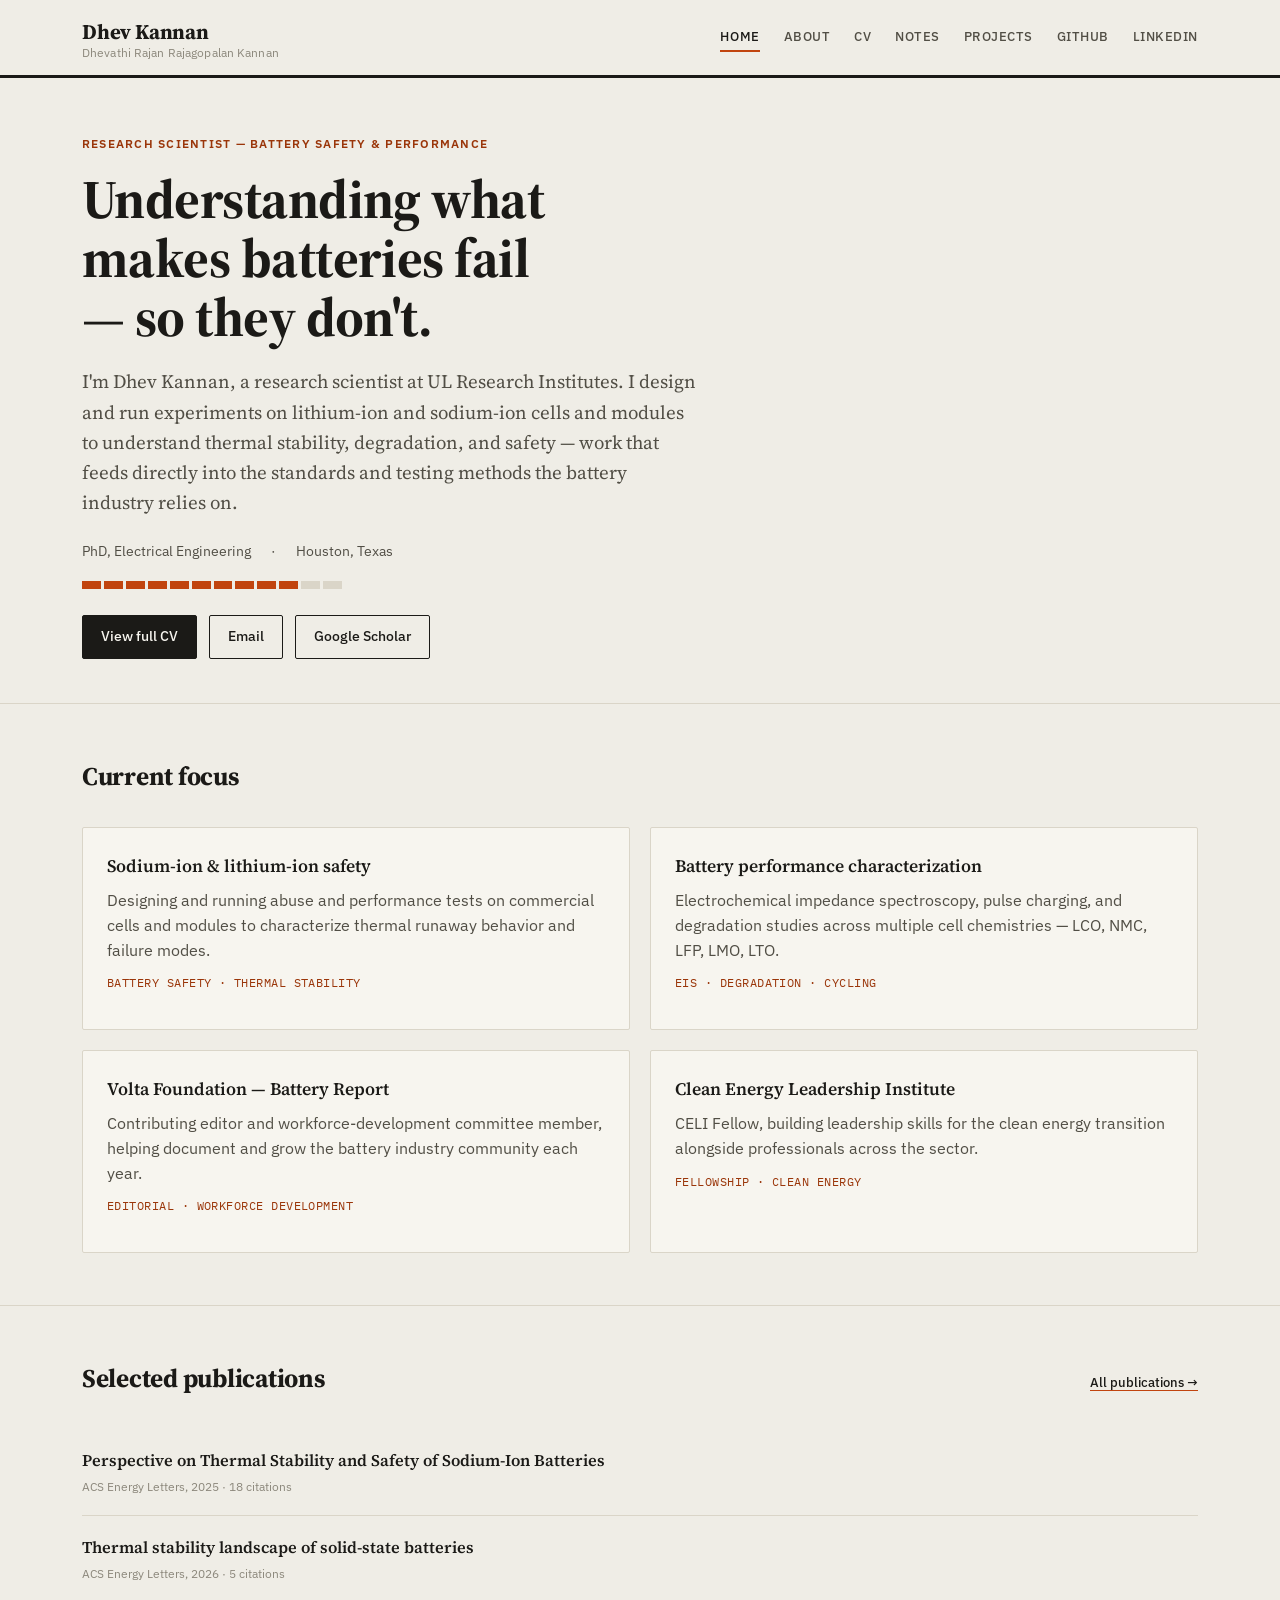
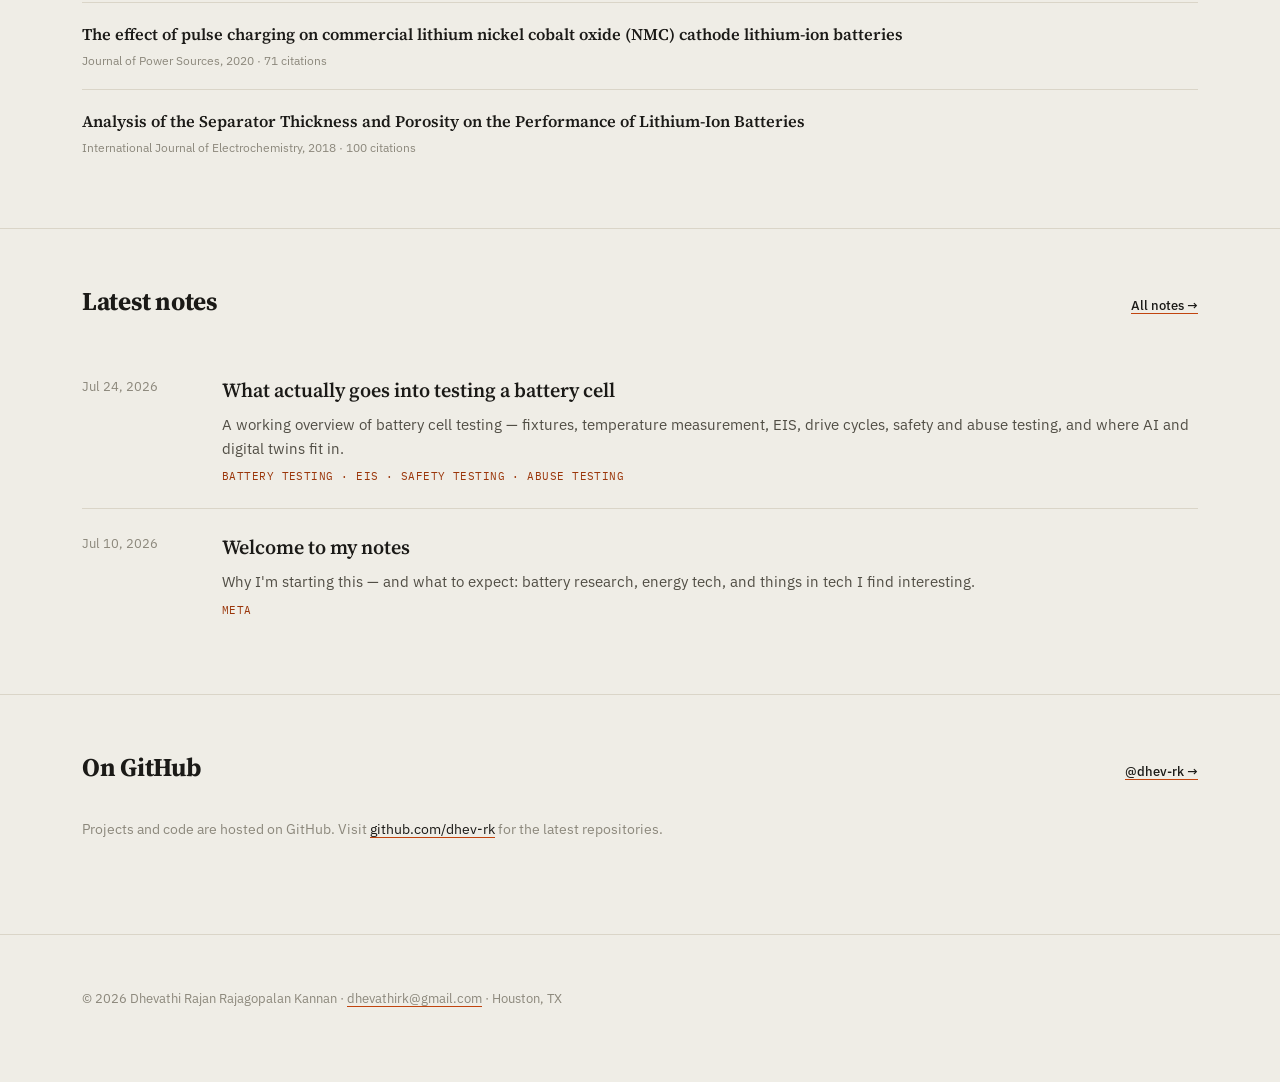
<file: index.html>
<!DOCTYPE html>
<html lang="en">
<head>
<meta charset="UTF-8">
<meta name="viewport" content="width=device-width, initial-scale=1.0">
<title>Dhevathi Rajan Rajagopalan Kannan — Battery Safety Research</title>
<meta name="description" content="Dhevathi (Dhev) Rajagopalan Kannan — Research Scientist working on battery safety and performance at UL Research Institutes.">
<link rel="stylesheet" href="css/style.css">
</head>
<body>

<nav class="nav">
  <div class="wrap">
    <a href="index.html" class="nav-brand"><span class="brand-short">Dhev Kannan</span><span class="brand-full">Dhevathi Rajan Rajagopalan Kannan</span></a>
    <div class="nav-links" id="nav-links">
      <a href="index.html" class="active">Home</a>
      <a href="about.html">About</a>
      <a href="cv.html">CV</a>
      <a href="blog.html">Notes</a>
      <a href="projects.html">Projects</a>
      <a href="https://github.com/dhev-rk" target="_blank" rel="noopener">GitHub</a>
      <a href="https://www.linkedin.com/in/dhevathirajan/" target="_blank" rel="noopener">LinkedIn</a>
    </div>
    <button class="nav-toggle" id="nav-toggle" aria-label="Toggle menu"><span></span></button>
  </div>
</nav>

<header class="hero">
  <div class="wrap hero-flex">
    <div class="hero-text">
      <p class="eyebrow">Research Scientist — Battery Safety &amp; Performance</p>
      <h1>Understanding what makes batteries fail — so they don't.</h1>
      <p class="lede">
        I'm Dhev Kannan, a research scientist at UL Research Institutes.
        I design and run experiments on lithium-ion and sodium-ion cells and modules to
        understand thermal stability, degradation, and safety — work that feeds directly
        into the standards and testing methods the battery industry relies on.
      </p>
      <div class="hero-meta">
        <span>PhD, Electrical Engineering</span>
        <span>·</span>
        <span>Houston, Texas</span>
      </div>
      <div class="chargebar" aria-hidden="true">
        <span class="cell filled"></span><span class="cell filled"></span><span class="cell filled"></span>
        <span class="cell filled"></span><span class="cell filled"></span><span class="cell filled"></span>
        <span class="cell filled"></span><span class="cell filled"></span><span class="cell filled"></span>
        <span class="cell filled"></span><span class="cell"></span><span class="cell"></span>
      </div>
      <div class="hero-links">
        <a class="btn primary" href="cv.html">View full CV</a>
        <a class="btn" href="mailto:dhevathirk@gmail.com">Email</a>
        <a class="btn" href="https://scholar.google.com/citations?user=-WHW2wUAAAAJ&hl=en" target="_blank" rel="noopener">Google Scholar</a>
      </div>
    </div>
    <!-- To add your photo: upload assets/photo.png in the repo, then uncomment the line below -->
    <!-- <img src="assets/photo.png" alt="Dhevathi Rajagopalan Kannan" class="hero-photo"> -->
  </div>
</header>

<section class="block">
  <div class="wrap">
    <div class="block-head"><h2>Current focus</h2></div>
    <div class="grid">
      <div class="card">
        <h3>Sodium-ion &amp; lithium-ion safety</h3>
        <p>Designing and running abuse and performance tests on commercial cells and modules to characterize thermal runaway behavior and failure modes.</p>
        <p class="tags">battery safety · thermal stability</p>
      </div>
      <div class="card">
        <h3>Battery performance characterization</h3>
        <p>Electrochemical impedance spectroscopy, pulse charging, and degradation studies across multiple cell chemistries — LCO, NMC, LFP, LMO, LTO.</p>
        <p class="tags">EIS · degradation · cycling</p>
      </div>
      <div class="card">
        <h3>Volta Foundation — Battery Report</h3>
        <p>Contributing editor and workforce-development committee member, helping document and grow the battery industry community each year.</p>
        <p class="tags">editorial · workforce development</p>
      </div>
      <div class="card">
        <h3>Clean Energy Leadership Institute</h3>
        <p>CELI Fellow, building leadership skills for the clean energy transition alongside professionals across the sector.</p>
        <p class="tags">fellowship · clean energy</p>
      </div>
    </div>
  </div>
</section>

<section class="block">
  <div class="wrap">
    <div class="block-head">
      <h2>Selected publications</h2>
      <a class="see-all" href="cv.html#publications">All publications →</a>
    </div>
    <ul class="pub-list">
      <li class="pub-item">
        <div class="pub-title">Perspective on Thermal Stability and Safety of Sodium-Ion Batteries</div>
        <div class="pub-meta">ACS Energy Letters, 2025 · 18 citations</div>
      </li>
      <li class="pub-item">
        <div class="pub-title">Thermal stability landscape of solid-state batteries</div>
        <div class="pub-meta">ACS Energy Letters, 2026 · 5 citations</div>
      </li>
      <li class="pub-item">
        <div class="pub-title">The effect of pulse charging on commercial lithium nickel cobalt oxide (NMC) cathode lithium-ion batteries</div>
        <div class="pub-meta">Journal of Power Sources, 2020 · 71 citations</div>
      </li>
      <li class="pub-item">
        <div class="pub-title">Analysis of the Separator Thickness and Porosity on the Performance of Lithium-Ion Batteries</div>
        <div class="pub-meta">International Journal of Electrochemistry, 2018 · 100 citations</div>
      </li>
    </ul>
  </div>
</section>

<section class="block" id="notes">
  <div class="wrap">
    <div class="block-head">
      <h2>Latest notes</h2>
      <a class="see-all" href="blog.html">All notes →</a>
    </div>
    <ul class="post-list" id="home-post-list">
      <li class="state-msg">Loading…</li>
    </ul>
  </div>
</section>

<section class="block">
  <div class="wrap">
    <div class="block-head">
      <h2>On GitHub</h2>
      <a class="see-all" href="https://github.com/dhev-rk" target="_blank" rel="noopener">@dhev-rk →</a>
    </div>
    <p class="state-msg" style="padding:0 0 8px;">
      Projects and code are hosted on GitHub. Visit
      <a href="https://github.com/dhev-rk" target="_blank" rel="noopener">github.com/dhev-rk</a>
      for the latest repositories.
    </p>
  </div>
</section>

<footer>
  <div class="wrap">
    <p>© <span id="year"></span> Dhevathi Rajan Rajagopalan Kannan · <a href="mailto:dhevathirk@gmail.com">dhevathirk@gmail.com</a> · Houston, TX</p>
  </div>
</footer>

<script src="js/main.js"></script>
<script>
  document.getElementById('year').textContent = new Date().getFullYear();
  loadPosts({ target: 'home-post-list', limit: 3 });
</script>
<script src="js/nav.js"></script>
</body>
</html>
</file>
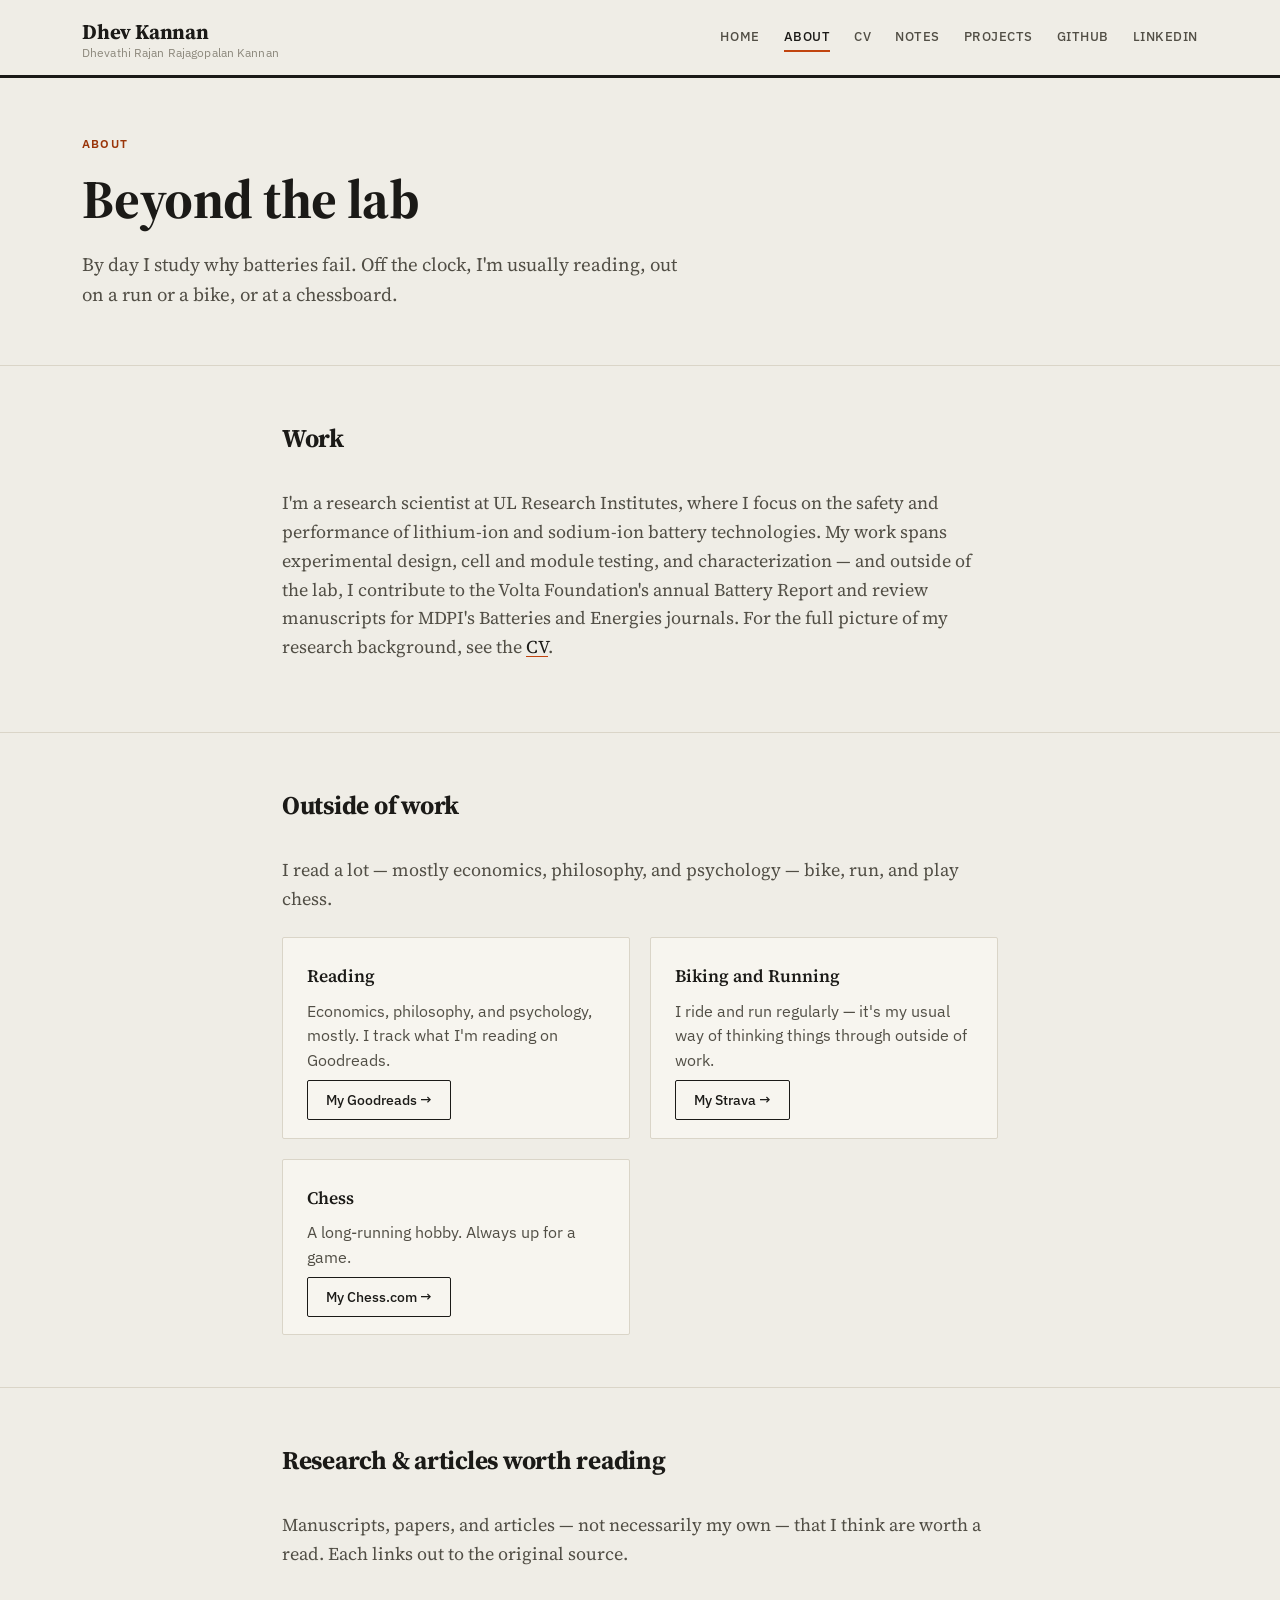
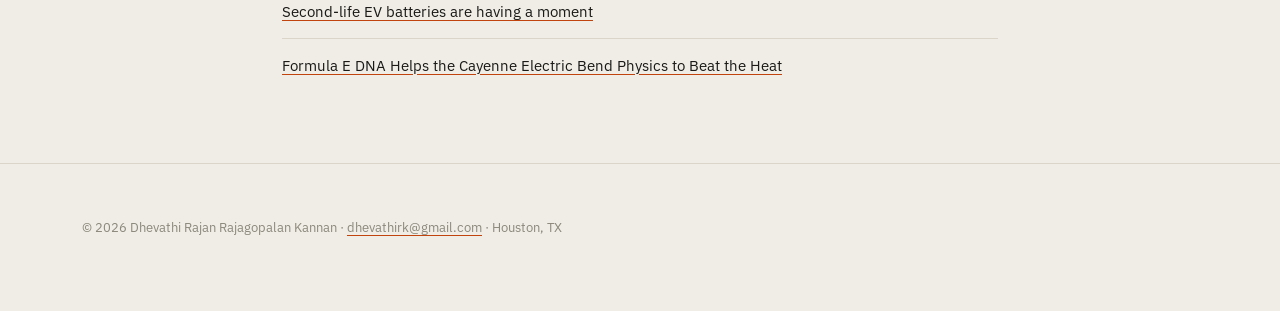
<file: about.html>
<!DOCTYPE html>
<html lang="en">
<head>
<meta charset="UTF-8">
<meta name="viewport" content="width=device-width, initial-scale=1.0">
<title>About — Dhevathi Rajagopalan Kannan</title>
<meta name="description" content="About Dhevathi Rajagopalan Kannan — research scientist, reader, cyclist, and chess player.">
<link rel="stylesheet" href="css/style.css">
</head>
<body>

<nav class="nav">
  <div class="wrap">
    <a href="index.html" class="nav-brand"><span class="brand-short">Dhev Kannan</span><span class="brand-full">Dhevathi Rajan Rajagopalan Kannan</span></a>
    <div class="nav-links" id="nav-links">
      <a href="index.html">Home</a>
      <a href="about.html" class="active">About</a>
      <a href="cv.html">CV</a>
      <a href="blog.html">Notes</a>
      <a href="projects.html">Projects</a>
      <a href="https://github.com/dhev-rk" target="_blank" rel="noopener">GitHub</a>
      <a href="https://www.linkedin.com/in/dhevathirajan/" target="_blank" rel="noopener">LinkedIn</a>
    </div>
    <button class="nav-toggle" id="nav-toggle" aria-label="Toggle menu"><span></span></button>
  </div>
</nav>

<header class="hero" style="padding-bottom:32px;">
  <div class="wrap">
    <p class="eyebrow">About</p>
    <h1 style="max-width:none;">Beyond the lab</h1>
    <p class="lede">
      By day I study why batteries fail. Off the clock, I'm usually reading, out on a run or a bike,
      or at a chessboard.
    </p>
  </div>
</header>

<section class="block">
  <div class="wrap wrap-narrow">
    <div class="block-head"><h2>Work</h2></div>
    <p style="color:var(--ink-soft);">
      I'm a research scientist at UL Research Institutes, where I focus on the safety and
      performance of lithium-ion and sodium-ion battery technologies. My work spans
      experimental design, cell and module testing, and characterization — and outside of
      the lab, I contribute to the Volta Foundation's annual Battery Report and review
      manuscripts for MDPI's Batteries and Energies journals. For the full picture of my
      research background, see the <a href="cv.html">CV</a>.
    </p>
  </div>
</section>

<section class="block">
  <div class="wrap wrap-narrow">
    <div class="block-head"><h2>Outside of work</h2></div>
    <p style="color:var(--ink-soft); margin-bottom: 24px;">
      I read a lot — mostly economics, philosophy, and psychology — bike, run, and play chess.
    </p>
    <div class="about-grid">
      <div class="card">
        <h3>Reading</h3>
        <p>Economics, philosophy, and psychology, mostly. I track what I'm reading on Goodreads.</p>
        <a class="btn" href="https://www.goodreads.com/user/show/23858691-dhevathi-r-kannan" target="_blank" rel="noopener">My Goodreads →</a>
      </div>
      <div class="card">
        <h3>Biking and Running</h3>
        <p>I ride and run regularly — it's my usual way of thinking things through outside of work.</p>
        <a class="btn" href="https://www.strava.com/athletes/dhevkannan" target="_blank" rel="noopener">My Strava →</a>
      </div>
      <div class="card">
        <h3>Chess</h3>
        <p>A long-running hobby. Always up for a game.</p>
        <a class="btn" href="https://www.chess.com/member/dhevathirk" target="_blank" rel="noopener">My Chess.com →</a>
      </div>
    </div>
  </div>
</section>

<section class="block">
  <div class="wrap wrap-narrow">
    <div class="block-head"><h2>Research &amp; articles worth reading</h2></div>
    <p style="color:var(--ink-soft); margin-bottom:16px;">
      Manuscripts, papers, and articles — not necessarily my own — that I think are worth a read.
      Each links out to the original source.
    </p>
    <ul class="list-plain">
      <li>
        <a href="https://spectrum.ieee.org/second-life-ev-batteries" target="_blank" rel="noopener">Second-life EV batteries are having a moment</a>
      </li>
      <li>
        <a href="https://spectrum.ieee.org/porsche-cayenne-electric" target="_blank" rel="noopener">Formula E DNA Helps the Cayenne Electric Bend Physics to Beat the Heat</a>
      </li>
    </ul>
  </div>
</section>

<footer>
  <div class="wrap">
    <p>© <span id="year"></span> Dhevathi Rajan Rajagopalan Kannan · <a href="mailto:dhevathirk@gmail.com">dhevathirk@gmail.com</a> · Houston, TX</p>
  </div>
</footer>

<script>document.getElementById('year').textContent = new Date().getFullYear();</script>
<script src="js/nav.js"></script>
</body>
</html>
</file>
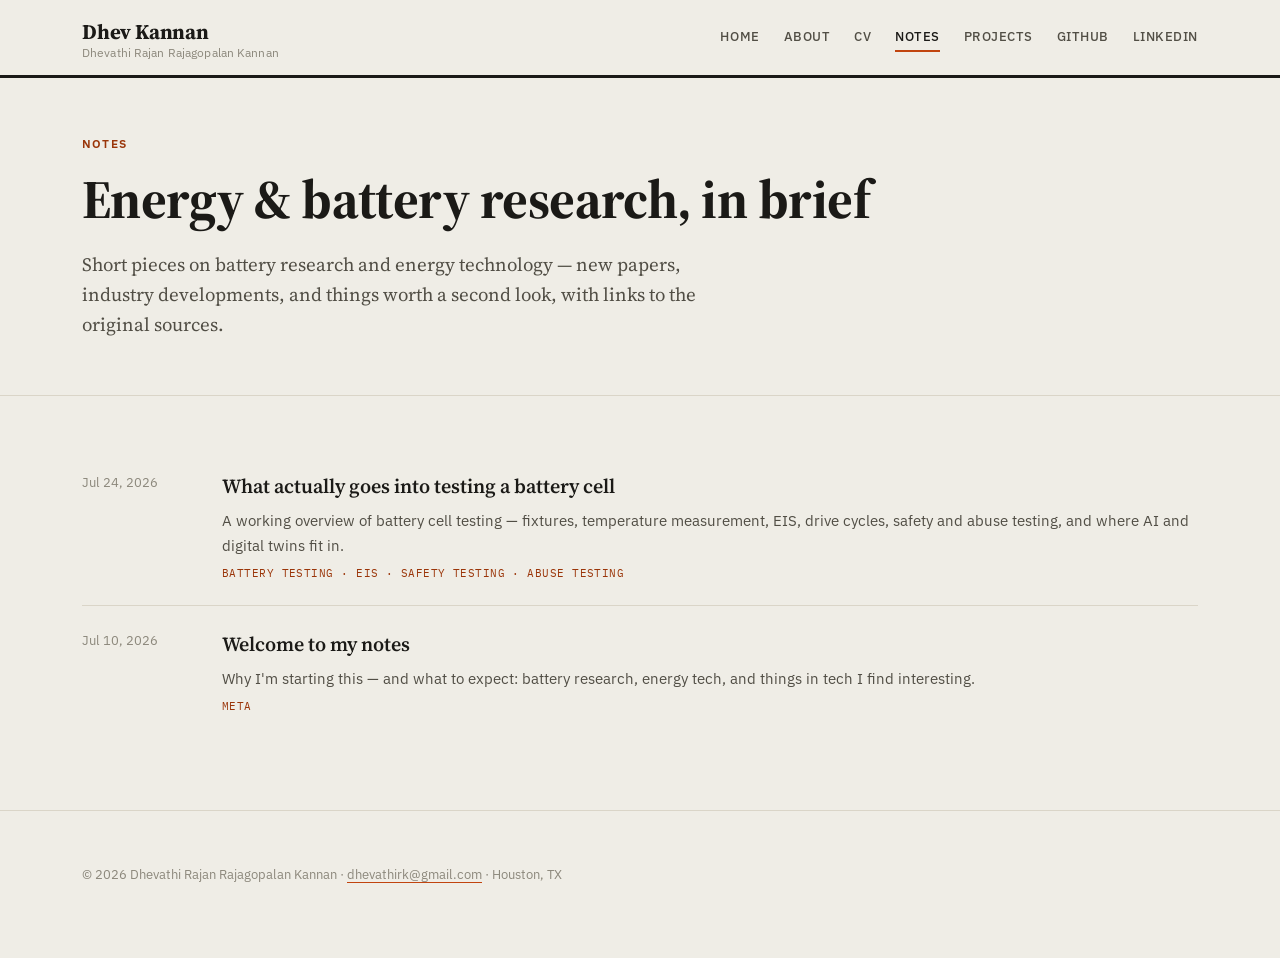
<file: blog.html>
<!DOCTYPE html>
<html lang="en">
<head>
<meta charset="UTF-8">
<meta name="viewport" content="width=device-width, initial-scale=1.0">
<title>Notes — Dhevathi Rajagopalan Kannan</title>
<meta name="description" content="Notes on battery research and energy technology.">
<link rel="stylesheet" href="css/style.css">
</head>
<body>

<nav class="nav">
  <div class="wrap">
    <a href="index.html" class="nav-brand"><span class="brand-short">Dhev Kannan</span><span class="brand-full">Dhevathi Rajan Rajagopalan Kannan</span></a>
    <div class="nav-links" id="nav-links">
      <a href="index.html">Home</a>
      <a href="about.html">About</a>
      <a href="cv.html">CV</a>
      <a href="blog.html" class="active">Notes</a>
      <a href="projects.html">Projects</a>
      <a href="https://github.com/dhev-rk" target="_blank" rel="noopener">GitHub</a>
      <a href="https://www.linkedin.com/in/dhevathirajan/" target="_blank" rel="noopener">LinkedIn</a>
    </div>
    <button class="nav-toggle" id="nav-toggle" aria-label="Toggle menu"><span></span></button>
  </div>
</nav>

<header class="hero" style="padding-bottom:32px;">
  <div class="wrap">
    <p class="eyebrow">Notes</p>
    <h1 style="max-width:none;">Energy &amp; battery research, in brief</h1>
    <p class="lede">Short pieces on battery research and energy technology — new papers, industry developments, and things worth a second look, with links to the original sources.</p>
  </div>
</header>

<section class="block">
  <div class="wrap">
    <ul class="post-list" id="post-list">
      <li class="state-msg">Loading…</li>
    </ul>
  </div>
</section>

<footer>
  <div class="wrap">
    <p>© <span id="year"></span> Dhevathi Rajan Rajagopalan Kannan · <a href="mailto:dhevathirk@gmail.com">dhevathirk@gmail.com</a> · Houston, TX</p>
  </div>
</footer>

<script src="js/main.js"></script>
<script>
  document.getElementById('year').textContent = new Date().getFullYear();
  loadPosts({ target: 'post-list' });
</script>
<script src="js/nav.js"></script>
</body>
</html>
</file>
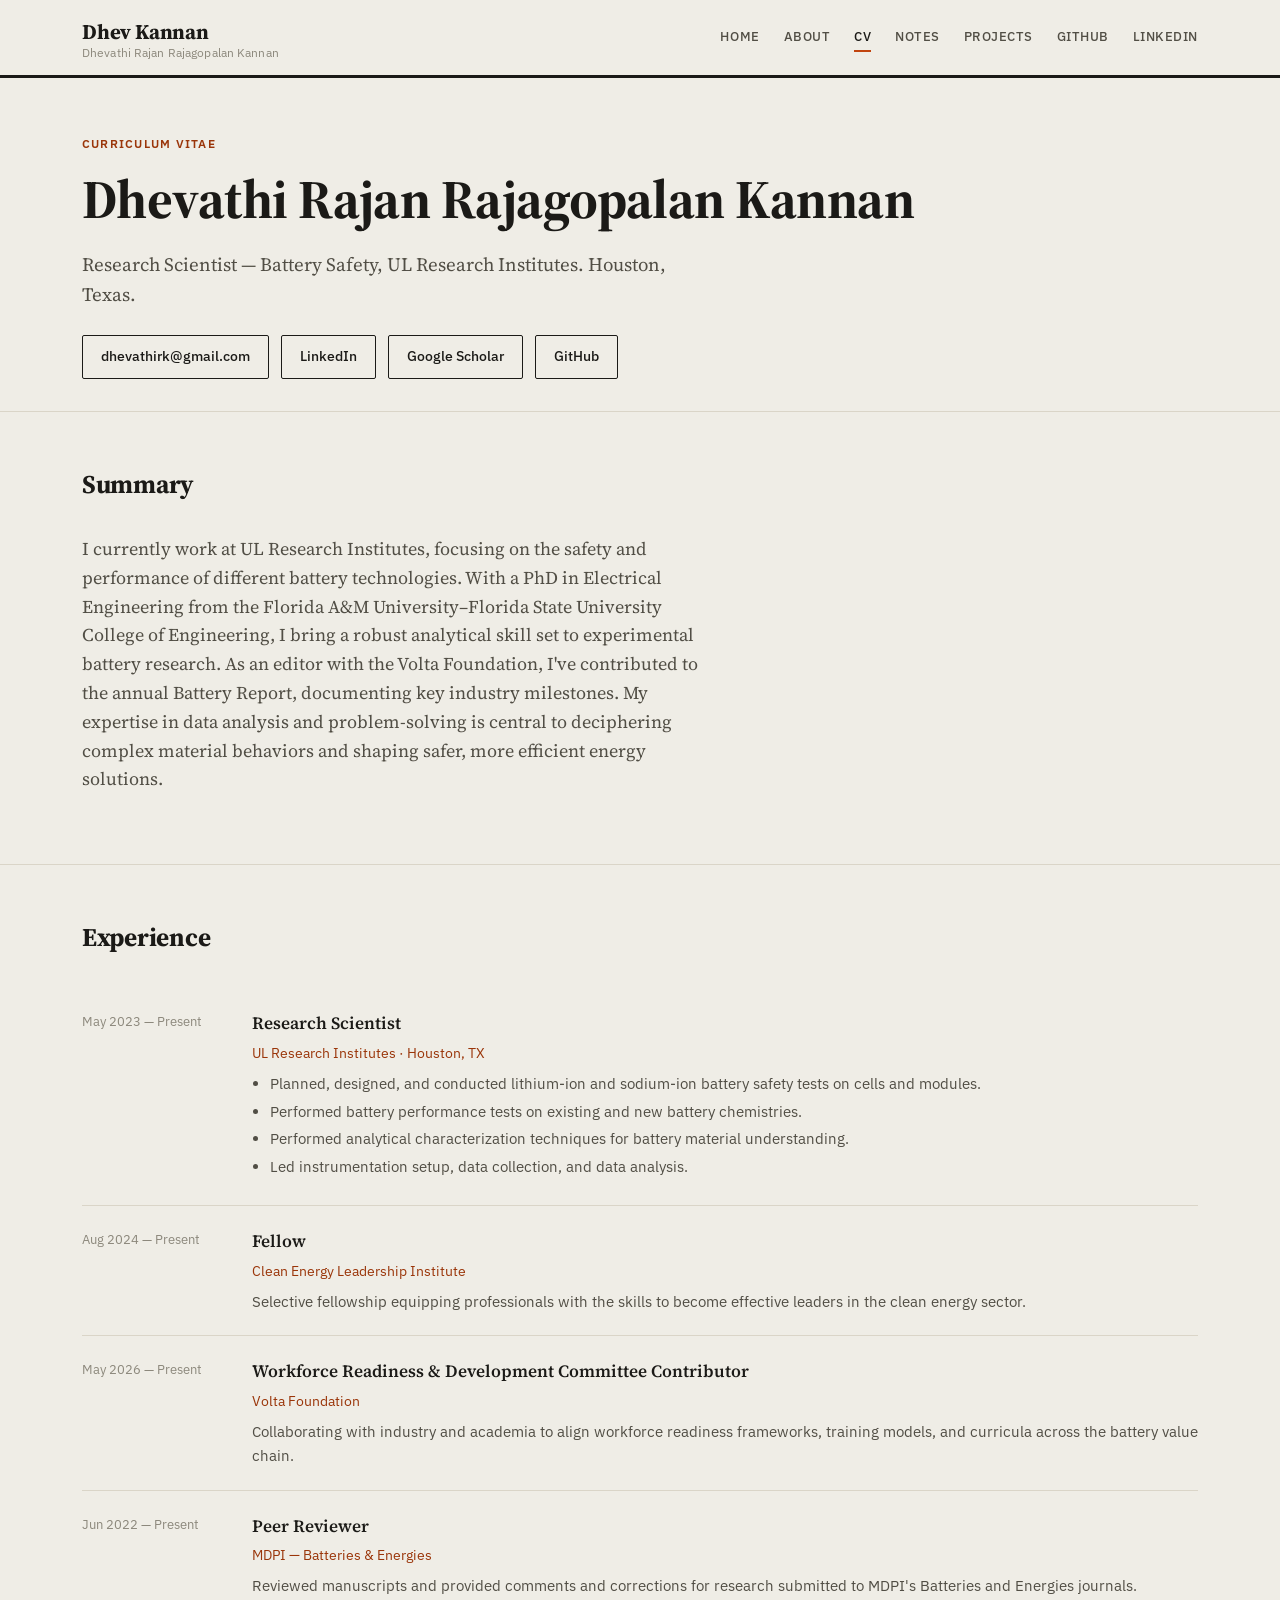
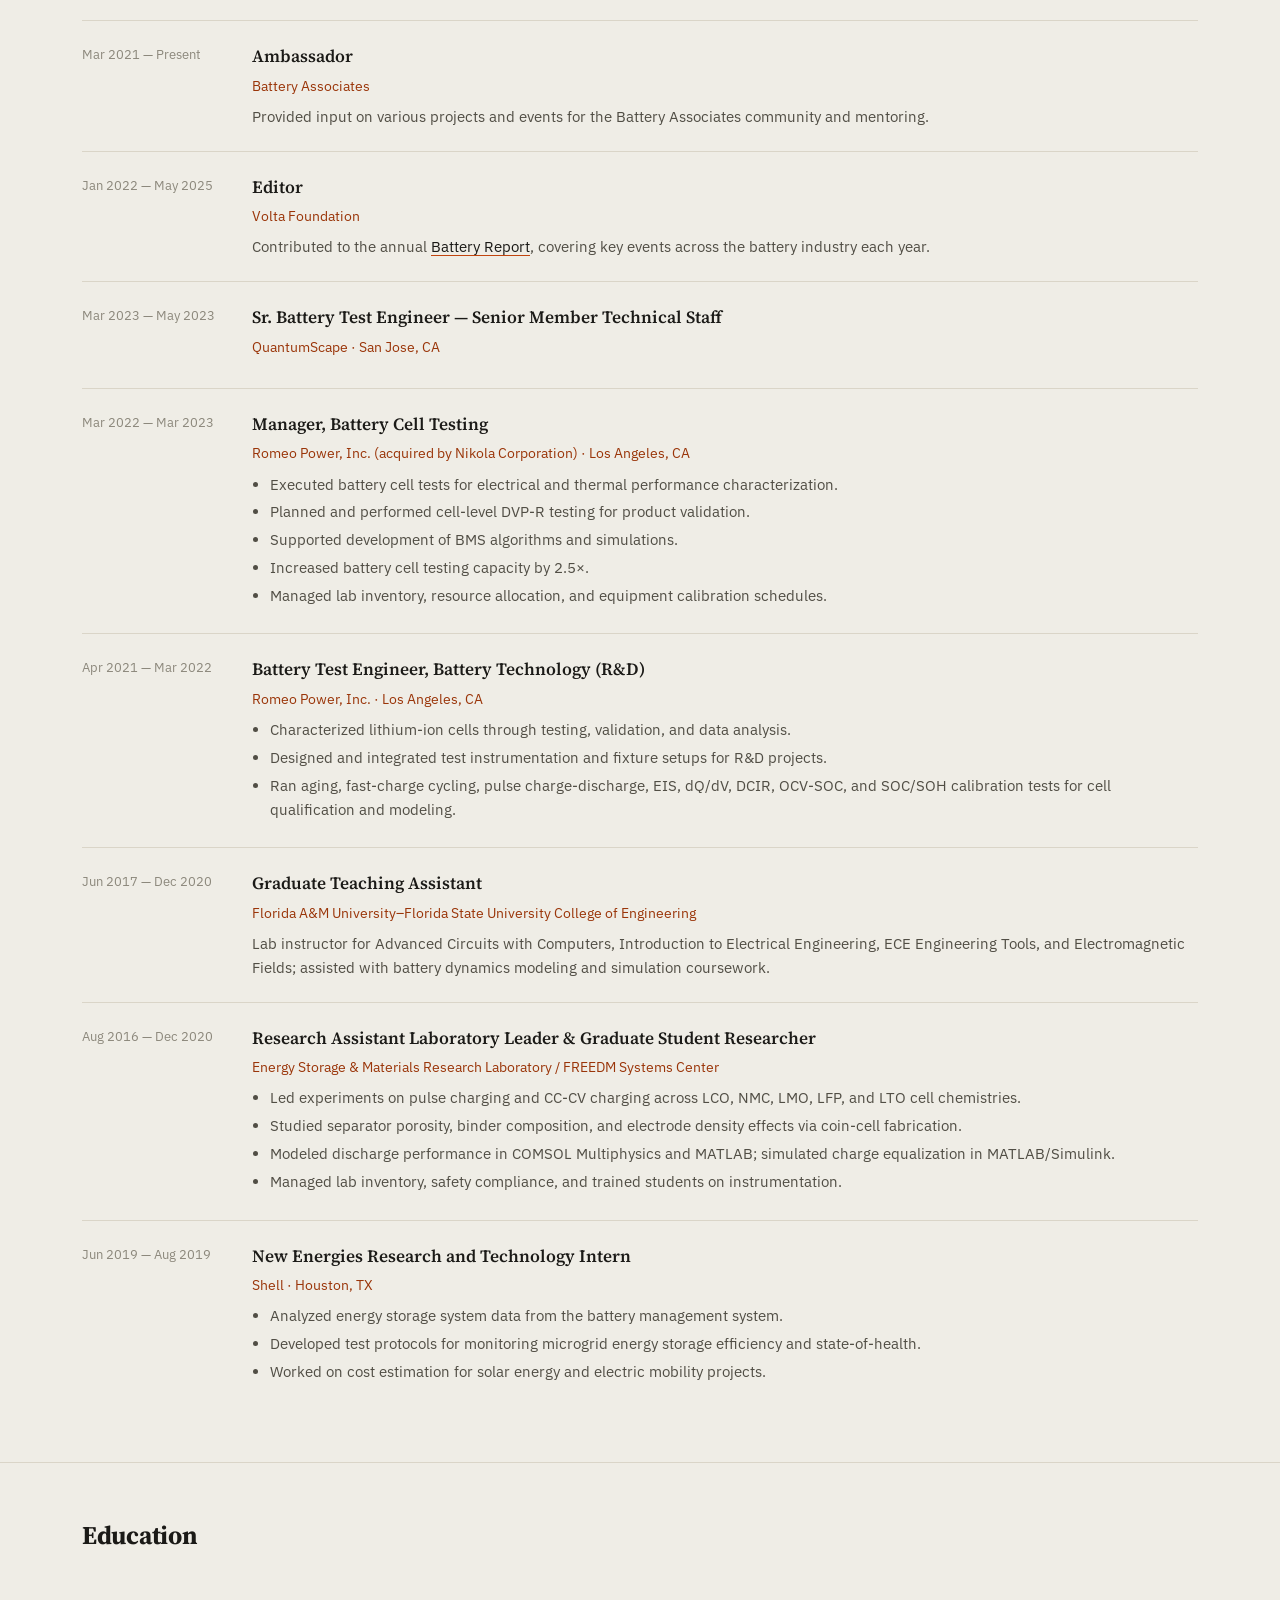
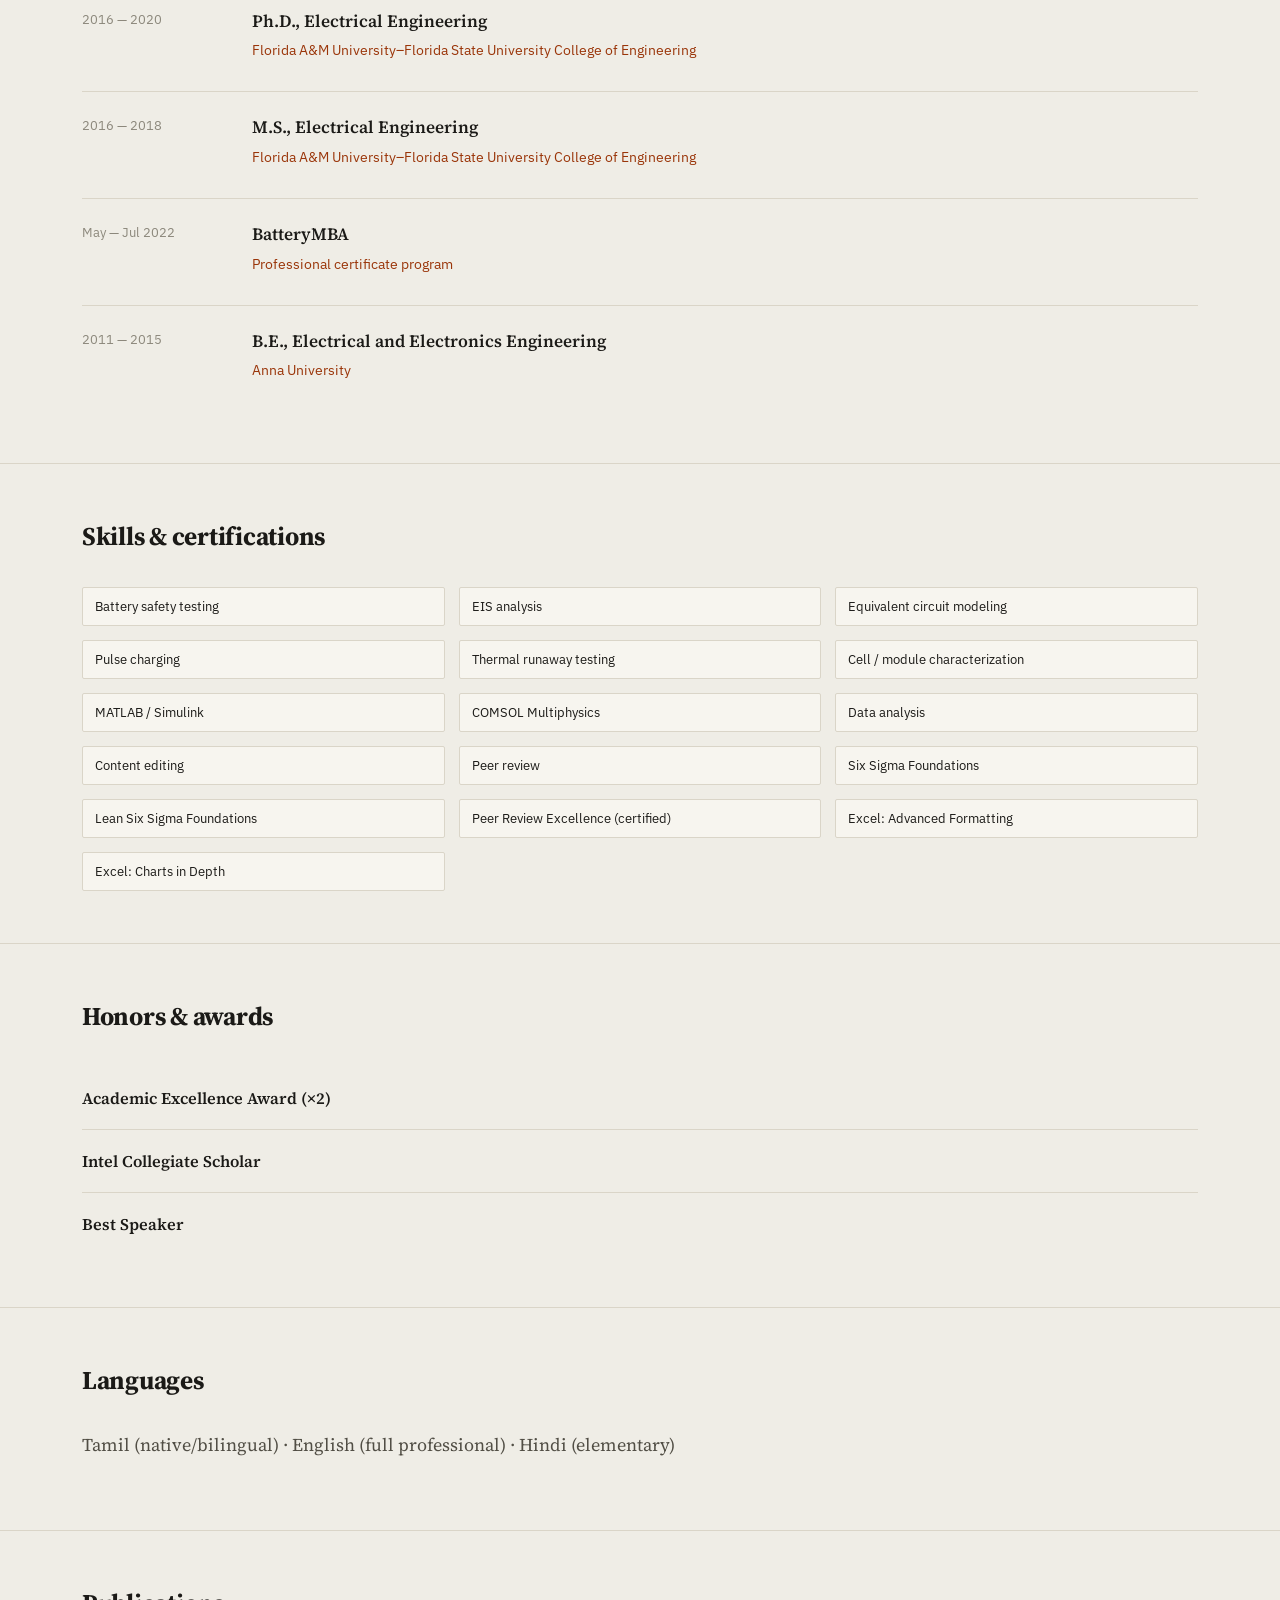
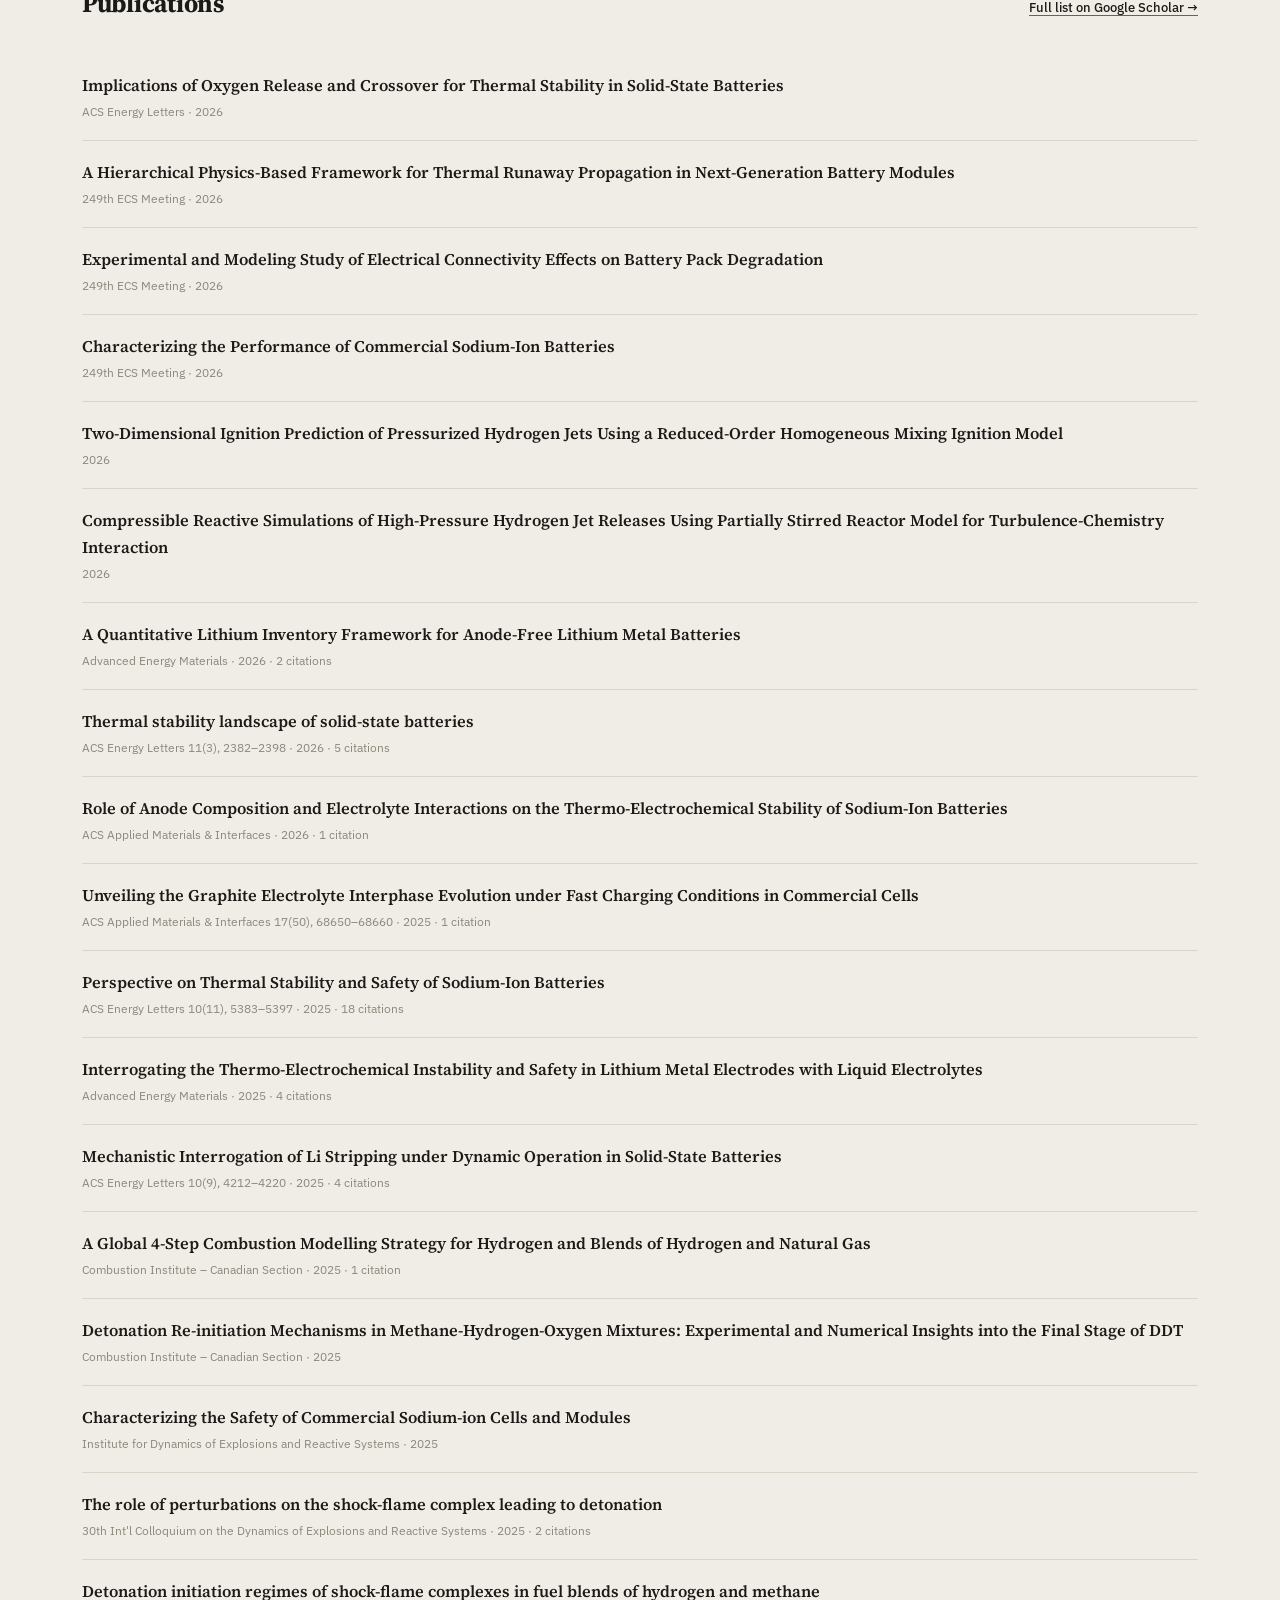
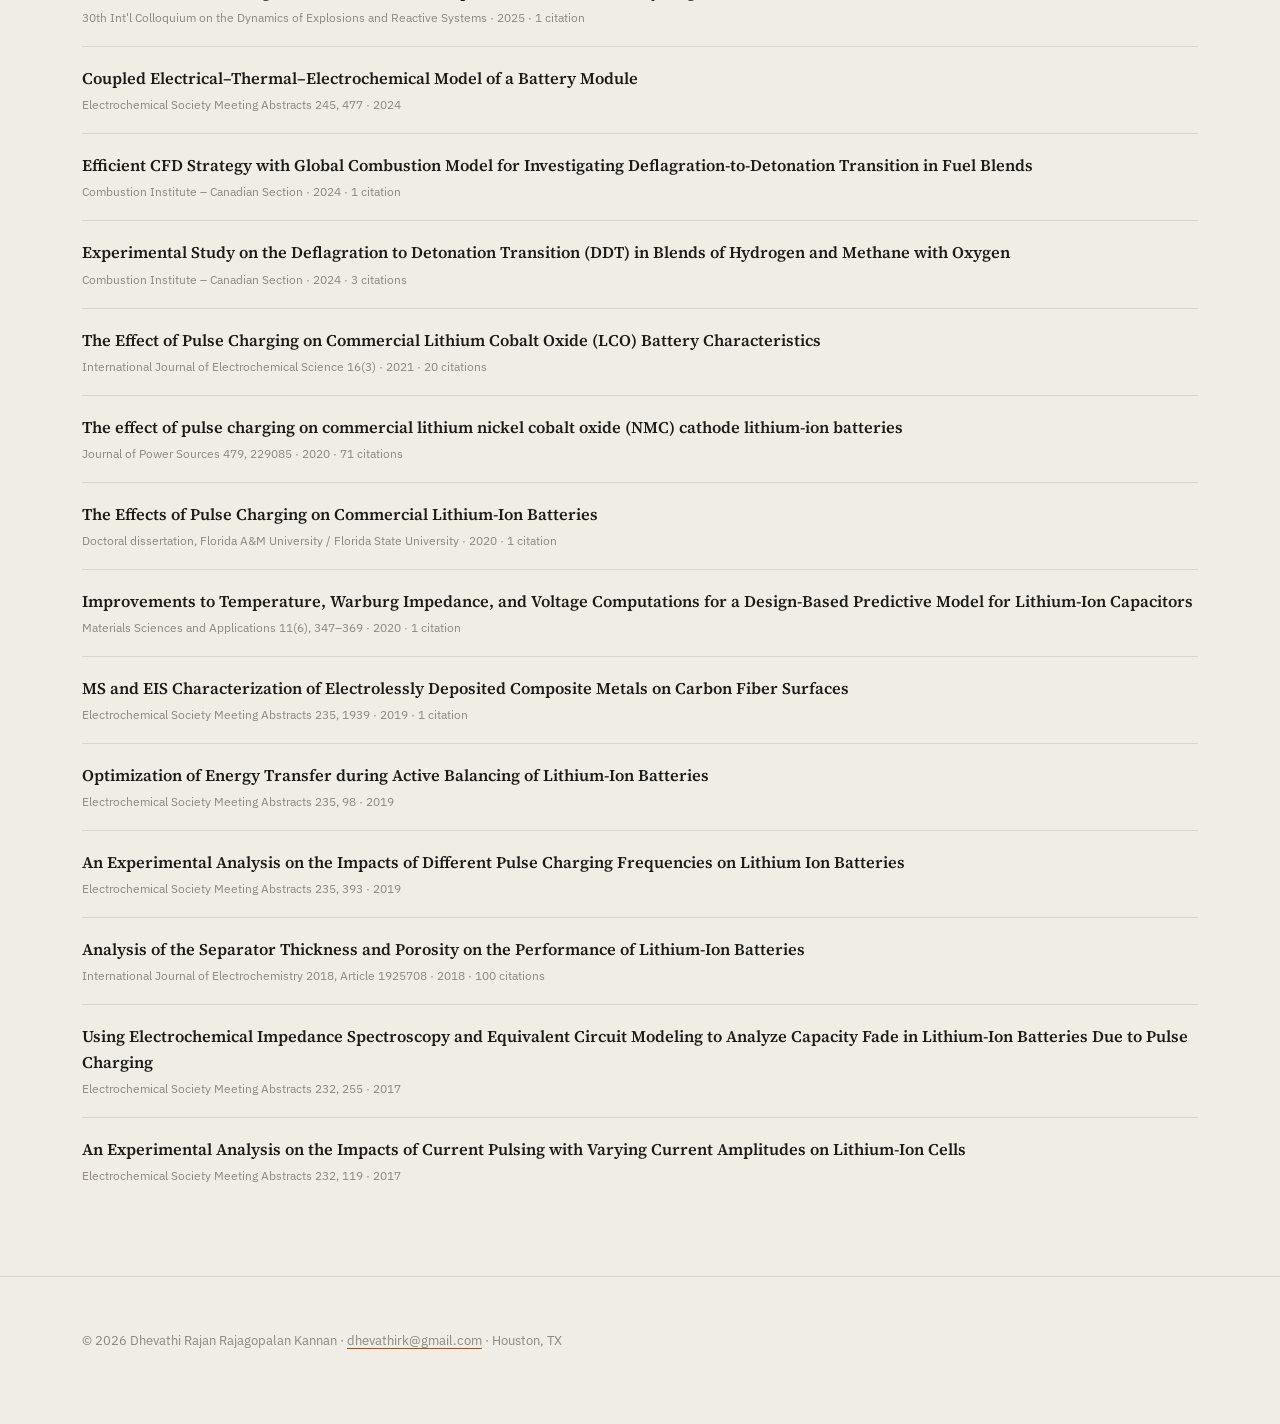
<file: cv.html>
<!DOCTYPE html>
<html lang="en">
<head>
<meta charset="UTF-8">
<meta name="viewport" content="width=device-width, initial-scale=1.0">
<title>CV — Dhevathi Rajan Rajagopalan Kannan</title>
<meta name="description" content="CV of Dhevathi Rajan Rajagopalan Kannan — Research Scientist, battery safety and performance.">
<link rel="stylesheet" href="css/style.css">
</head>
<body>

<nav class="nav">
  <div class="wrap">
    <a href="index.html" class="nav-brand"><span class="brand-short">Dhev Kannan</span><span class="brand-full">Dhevathi Rajan Rajagopalan Kannan</span></a>
    <div class="nav-links" id="nav-links">
      <a href="index.html">Home</a>
      <a href="about.html">About</a>
      <a href="cv.html" class="active">CV</a>
      <a href="blog.html">Notes</a>
      <a href="projects.html">Projects</a>
      <a href="https://github.com/dhev-rk" target="_blank" rel="noopener">GitHub</a>
      <a href="https://www.linkedin.com/in/dhevathirajan/" target="_blank" rel="noopener">LinkedIn</a>
    </div>
    <button class="nav-toggle" id="nav-toggle" aria-label="Toggle menu"><span></span></button>
  </div>
</nav>

<header class="hero" style="padding-bottom:32px;">
  <div class="wrap">
    <p class="eyebrow">Curriculum Vitae</p>
    <h1 style="max-width:none;">Dhevathi Rajan Rajagopalan Kannan</h1>
    <p class="lede">Research Scientist — Battery Safety, UL Research Institutes. Houston, Texas.</p>
    <div class="hero-links">
      <a class="btn" href="mailto:dhevathirk@gmail.com">dhevathirk@gmail.com</a>
      <a class="btn" href="https://www.linkedin.com/in/dhevathirajan/" target="_blank" rel="noopener">LinkedIn</a>
      <a class="btn" href="https://scholar.google.com/citations?user=-WHW2wUAAAAJ&hl=en" target="_blank" rel="noopener">Google Scholar</a>
      <a class="btn" href="https://github.com/dhev-rk" target="_blank" rel="noopener">GitHub</a>
    </div>
  </div>
</header>

<section class="block">
  <div class="wrap">
    <div class="block-head"><h2>Summary</h2></div>
    <p style="color:var(--ink-soft); max-width:70ch;">
      I currently work at UL Research Institutes, focusing on the safety and performance of
      different battery technologies. With a PhD in Electrical Engineering from the
      Florida A&amp;M University–Florida State University College of Engineering, I bring a robust analytical skill set to experimental
      battery research. As an editor with the Volta Foundation, I've contributed to the annual
      Battery Report, documenting key industry milestones. My expertise in data analysis and
      problem-solving is central to deciphering complex material behaviors and shaping safer,
      more efficient energy solutions.
    </p>
  </div>
</section>

<section class="block">
  <div class="wrap">
    <div class="block-head"><h2>Experience</h2></div>
    <div class="timeline">

      <div class="tl-item">
        <div class="tl-date">May 2023 — Present</div>
        <div>
          <p class="tl-role">Research Scientist</p>
          <p class="tl-org">UL Research Institutes · Houston, TX</p>
          <div class="tl-desc">
            <ul>
              <li>Planned, designed, and conducted lithium-ion and sodium-ion battery safety tests on cells and modules.</li>
              <li>Performed battery performance tests on existing and new battery chemistries.</li>
              <li>Performed analytical characterization techniques for battery material understanding.</li>
              <li>Led instrumentation setup, data collection, and data analysis.</li>
            </ul>
          </div>
        </div>
      </div>

      <div class="tl-item">
        <div class="tl-date">Aug 2024 — Present</div>
        <div>
          <p class="tl-role">Fellow</p>
          <p class="tl-org">Clean Energy Leadership Institute</p>
          <p class="tl-desc">Selective fellowship equipping professionals with the skills to become effective leaders in the clean energy sector.</p>
        </div>
      </div>

      <div class="tl-item">
        <div class="tl-date">May 2026 — Present</div>
        <div>
          <p class="tl-role">Workforce Readiness &amp; Development Committee Contributor</p>
          <p class="tl-org">Volta Foundation</p>
          <p class="tl-desc">Collaborating with industry and academia to align workforce readiness frameworks, training models, and curricula across the battery value chain.</p>
        </div>
      </div>

      <div class="tl-item">
        <div class="tl-date">Jun 2022 — Present</div>
        <div>
          <p class="tl-role">Peer Reviewer</p>
          <p class="tl-org">MDPI — Batteries &amp; Energies</p>
          <p class="tl-desc">Reviewed manuscripts and provided comments and corrections for research submitted to MDPI's Batteries and Energies journals.</p>
        </div>
      </div>

      <div class="tl-item">
        <div class="tl-date">Mar 2021 — Present</div>
        <div>
          <p class="tl-role">Ambassador</p>
          <p class="tl-org">Battery Associates</p>
          <p class="tl-desc">Provided input on various projects and events for the Battery Associates community and mentoring.</p>
        </div>
      </div>

      <div class="tl-item">
        <div class="tl-date">Jan 2022 — May 2025</div>
        <div>
          <p class="tl-role">Editor</p>
          <p class="tl-org">Volta Foundation</p>
          <p class="tl-desc">Contributed to the annual <a href="https://www.volta.foundation/annual-battery-report" target="_blank" rel="noopener">Battery Report</a>, covering key events across the battery industry each year.</p>
        </div>
      </div>

      <div class="tl-item">
        <div class="tl-date">Mar 2023 — May 2023</div>
        <div>
          <p class="tl-role">Sr. Battery Test Engineer — Senior Member Technical Staff</p>
          <p class="tl-org">QuantumScape · San Jose, CA</p>
        </div>
      </div>

      <div class="tl-item">
        <div class="tl-date">Mar 2022 — Mar 2023</div>
        <div>
          <p class="tl-role">Manager, Battery Cell Testing</p>
          <p class="tl-org">Romeo Power, Inc. (acquired by Nikola Corporation) · Los Angeles, CA</p>
          <div class="tl-desc">
            <ul>
              <li>Executed battery cell tests for electrical and thermal performance characterization.</li>
              <li>Planned and performed cell-level DVP-R testing for product validation.</li>
              <li>Supported development of BMS algorithms and simulations.</li>
              <li>Increased battery cell testing capacity by 2.5×.</li>
              <li>Managed lab inventory, resource allocation, and equipment calibration schedules.</li>
            </ul>
          </div>
        </div>
      </div>

      <div class="tl-item">
        <div class="tl-date">Apr 2021 — Mar 2022</div>
        <div>
          <p class="tl-role">Battery Test Engineer, Battery Technology (R&amp;D)</p>
          <p class="tl-org">Romeo Power, Inc. · Los Angeles, CA</p>
          <div class="tl-desc">
            <ul>
              <li>Characterized lithium-ion cells through testing, validation, and data analysis.</li>
              <li>Designed and integrated test instrumentation and fixture setups for R&amp;D projects.</li>
              <li>Ran aging, fast-charge cycling, pulse charge-discharge, EIS, dQ/dV, DCIR, OCV-SOC, and SOC/SOH calibration tests for cell qualification and modeling.</li>
            </ul>
          </div>
        </div>
      </div>

      <div class="tl-item">
        <div class="tl-date">Jun 2017 — Dec 2020</div>
        <div>
          <p class="tl-role">Graduate Teaching Assistant</p>
          <p class="tl-org">Florida A&amp;M University–Florida State University College of Engineering</p>
          <p class="tl-desc">Lab instructor for Advanced Circuits with Computers, Introduction to Electrical Engineering, ECE Engineering Tools, and Electromagnetic Fields; assisted with battery dynamics modeling and simulation coursework.</p>
        </div>
      </div>

      <div class="tl-item">
        <div class="tl-date">Aug 2016 — Dec 2020</div>
        <div>
          <p class="tl-role">Research Assistant Laboratory Leader &amp; Graduate Student Researcher</p>
          <p class="tl-org">Energy Storage &amp; Materials Research Laboratory / FREEDM Systems Center</p>
          <div class="tl-desc">
            <ul>
              <li>Led experiments on pulse charging and CC-CV charging across LCO, NMC, LMO, LFP, and LTO cell chemistries.</li>
              <li>Studied separator porosity, binder composition, and electrode density effects via coin-cell fabrication.</li>
              <li>Modeled discharge performance in COMSOL Multiphysics and MATLAB; simulated charge equalization in MATLAB/Simulink.</li>
              <li>Managed lab inventory, safety compliance, and trained students on instrumentation.</li>
            </ul>
          </div>
        </div>
      </div>

      <div class="tl-item">
        <div class="tl-date">Jun 2019 — Aug 2019</div>
        <div>
          <p class="tl-role">New Energies Research and Technology Intern</p>
          <p class="tl-org">Shell · Houston, TX</p>
          <div class="tl-desc">
            <ul>
              <li>Analyzed energy storage system data from the battery management system.</li>
              <li>Developed test protocols for monitoring microgrid energy storage efficiency and state-of-health.</li>
              <li>Worked on cost estimation for solar energy and electric mobility projects.</li>
            </ul>
          </div>
        </div>
      </div>

    </div>
  </div>
</section>

<section class="block">
  <div class="wrap">
    <div class="block-head"><h2>Education</h2></div>
    <div class="timeline">
      <div class="tl-item">
        <div class="tl-date">2016 — 2020</div>
        <div>
          <p class="tl-role">Ph.D., Electrical Engineering</p>
          <p class="tl-org">Florida A&amp;M University–Florida State University College of Engineering</p>
        </div>
      </div>
      <div class="tl-item">
        <div class="tl-date">2016 — 2018</div>
        <div>
          <p class="tl-role">M.S., Electrical Engineering</p>
          <p class="tl-org">Florida A&amp;M University–Florida State University College of Engineering</p>
        </div>
      </div>
      <div class="tl-item">
        <div class="tl-date">May — Jul 2022</div>
        <div>
          <p class="tl-role">BatteryMBA</p>
          <p class="tl-org">Professional certificate program</p>
        </div>
      </div>
      <div class="tl-item">
        <div class="tl-date">2011 — 2015</div>
        <div>
          <p class="tl-role">B.E., Electrical and Electronics Engineering</p>
          <p class="tl-org">Anna University</p>
        </div>
      </div>
    </div>
  </div>
</section>

<section class="block">
  <div class="wrap">
    <div class="block-head"><h2>Skills &amp; certifications</h2></div>
    <div class="skills-grid">
      <span class="skill-chip">Battery safety testing</span>
      <span class="skill-chip">EIS analysis</span>
      <span class="skill-chip">Equivalent circuit modeling</span>
      <span class="skill-chip">Pulse charging</span>
      <span class="skill-chip">Thermal runaway testing</span>
      <span class="skill-chip">Cell / module characterization</span>
      <span class="skill-chip">MATLAB / Simulink</span>
      <span class="skill-chip">COMSOL Multiphysics</span>
      <span class="skill-chip">Data analysis</span>
      <span class="skill-chip">Content editing</span>
      <span class="skill-chip">Peer review</span>
      <span class="skill-chip">Six Sigma Foundations</span>
      <span class="skill-chip">Lean Six Sigma Foundations</span>
      <span class="skill-chip">Peer Review Excellence (certified)</span>
      <span class="skill-chip">Excel: Advanced Formatting</span>
      <span class="skill-chip">Excel: Charts in Depth</span>
    </div>
  </div>
</section>

<section class="block">
  <div class="wrap">
    <div class="block-head"><h2>Honors &amp; awards</h2></div>
    <ul class="pub-list">
      <li class="pub-item"><div class="pub-title">Academic Excellence Award (×2)</div></li>
      <li class="pub-item"><div class="pub-title">Intel Collegiate Scholar</div></li>
      <li class="pub-item"><div class="pub-title">Best Speaker</div></li>
    </ul>
  </div>
</section>

<section class="block">
  <div class="wrap">
    <div class="block-head"><h2>Languages</h2></div>
    <p style="color:var(--ink-soft);">Tamil (native/bilingual) · English (full professional) · Hindi (elementary)</p>
  </div>
</section>

<section class="block" id="publications">
  <div class="wrap">
    <div class="block-head">
      <h2>Publications</h2>
      <a class="see-all" href="https://scholar.google.com/citations?user=-WHW2wUAAAAJ&hl=en" target="_blank" rel="noopener">Full list on Google Scholar →</a>
    </div>
    <ul class="pub-list">
      <li class="pub-item"><div class="pub-title">Implications of Oxygen Release and Crossover for Thermal Stability in Solid-State Batteries</div><div class="pub-meta">ACS Energy Letters · 2026</div></li>
      <li class="pub-item"><div class="pub-title">A Hierarchical Physics-Based Framework for Thermal Runaway Propagation in Next-Generation Battery Modules</div><div class="pub-meta">249th ECS Meeting · 2026</div></li>
      <li class="pub-item"><div class="pub-title">Experimental and Modeling Study of Electrical Connectivity Effects on Battery Pack Degradation</div><div class="pub-meta">249th ECS Meeting · 2026</div></li>
      <li class="pub-item"><div class="pub-title">Characterizing the Performance of Commercial Sodium-Ion Batteries</div><div class="pub-meta">249th ECS Meeting · 2026</div></li>
      <li class="pub-item"><div class="pub-title">Two-Dimensional Ignition Prediction of Pressurized Hydrogen Jets Using a Reduced-Order Homogeneous Mixing Ignition Model</div><div class="pub-meta">2026</div></li>
      <li class="pub-item"><div class="pub-title">Compressible Reactive Simulations of High-Pressure Hydrogen Jet Releases Using Partially Stirred Reactor Model for Turbulence-Chemistry Interaction</div><div class="pub-meta">2026</div></li>
      <li class="pub-item"><div class="pub-title">A Quantitative Lithium Inventory Framework for Anode-Free Lithium Metal Batteries</div><div class="pub-meta">Advanced Energy Materials · 2026 · 2 citations</div></li>
      <li class="pub-item"><div class="pub-title">Thermal stability landscape of solid-state batteries</div><div class="pub-meta">ACS Energy Letters 11(3), 2382–2398 · 2026 · 5 citations</div></li>
      <li class="pub-item"><div class="pub-title">Role of Anode Composition and Electrolyte Interactions on the Thermo-Electrochemical Stability of Sodium-Ion Batteries</div><div class="pub-meta">ACS Applied Materials &amp; Interfaces · 2026 · 1 citation</div></li>
      <li class="pub-item"><div class="pub-title">Unveiling the Graphite Electrolyte Interphase Evolution under Fast Charging Conditions in Commercial Cells</div><div class="pub-meta">ACS Applied Materials &amp; Interfaces 17(50), 68650–68660 · 2025 · 1 citation</div></li>
      <li class="pub-item"><div class="pub-title">Perspective on Thermal Stability and Safety of Sodium-Ion Batteries</div><div class="pub-meta">ACS Energy Letters 10(11), 5383–5397 · 2025 · 18 citations</div></li>
      <li class="pub-item"><div class="pub-title">Interrogating the Thermo-Electrochemical Instability and Safety in Lithium Metal Electrodes with Liquid Electrolytes</div><div class="pub-meta">Advanced Energy Materials · 2025 · 4 citations</div></li>
      <li class="pub-item"><div class="pub-title">Mechanistic Interrogation of Li Stripping under Dynamic Operation in Solid-State Batteries</div><div class="pub-meta">ACS Energy Letters 10(9), 4212–4220 · 2025 · 4 citations</div></li>
      <li class="pub-item"><div class="pub-title">A Global 4-Step Combustion Modelling Strategy for Hydrogen and Blends of Hydrogen and Natural Gas</div><div class="pub-meta">Combustion Institute – Canadian Section · 2025 · 1 citation</div></li>
      <li class="pub-item"><div class="pub-title">Detonation Re-initiation Mechanisms in Methane-Hydrogen-Oxygen Mixtures: Experimental and Numerical Insights into the Final Stage of DDT</div><div class="pub-meta">Combustion Institute – Canadian Section · 2025</div></li>
      <li class="pub-item"><div class="pub-title">Characterizing the Safety of Commercial Sodium-ion Cells and Modules</div><div class="pub-meta">Institute for Dynamics of Explosions and Reactive Systems · 2025</div></li>
      <li class="pub-item"><div class="pub-title">The role of perturbations on the shock-flame complex leading to detonation</div><div class="pub-meta">30th Int'l Colloquium on the Dynamics of Explosions and Reactive Systems · 2025 · 2 citations</div></li>
      <li class="pub-item"><div class="pub-title">Detonation initiation regimes of shock-flame complexes in fuel blends of hydrogen and methane</div><div class="pub-meta">30th Int'l Colloquium on the Dynamics of Explosions and Reactive Systems · 2025 · 1 citation</div></li>
      <li class="pub-item"><div class="pub-title">Coupled Electrical–Thermal–Electrochemical Model of a Battery Module</div><div class="pub-meta">Electrochemical Society Meeting Abstracts 245, 477 · 2024</div></li>
      <li class="pub-item"><div class="pub-title">Efficient CFD Strategy with Global Combustion Model for Investigating Deflagration-to-Detonation Transition in Fuel Blends</div><div class="pub-meta">Combustion Institute – Canadian Section · 2024 · 1 citation</div></li>
      <li class="pub-item"><div class="pub-title">Experimental Study on the Deflagration to Detonation Transition (DDT) in Blends of Hydrogen and Methane with Oxygen</div><div class="pub-meta">Combustion Institute – Canadian Section · 2024 · 3 citations</div></li>
      <li class="pub-item"><div class="pub-title">The Effect of Pulse Charging on Commercial Lithium Cobalt Oxide (LCO) Battery Characteristics</div><div class="pub-meta">International Journal of Electrochemical Science 16(3) · 2021 · 20 citations</div></li>
      <li class="pub-item"><div class="pub-title">The effect of pulse charging on commercial lithium nickel cobalt oxide (NMC) cathode lithium-ion batteries</div><div class="pub-meta">Journal of Power Sources 479, 229085 · 2020 · 71 citations</div></li>
      <li class="pub-item"><div class="pub-title">The Effects of Pulse Charging on Commercial Lithium-Ion Batteries</div><div class="pub-meta">Doctoral dissertation, Florida A&amp;M University / Florida State University · 2020 · 1 citation</div></li>
      <li class="pub-item"><div class="pub-title">Improvements to Temperature, Warburg Impedance, and Voltage Computations for a Design-Based Predictive Model for Lithium-Ion Capacitors</div><div class="pub-meta">Materials Sciences and Applications 11(6), 347–369 · 2020 · 1 citation</div></li>
      <li class="pub-item"><div class="pub-title">MS and EIS Characterization of Electrolessly Deposited Composite Metals on Carbon Fiber Surfaces</div><div class="pub-meta">Electrochemical Society Meeting Abstracts 235, 1939 · 2019 · 1 citation</div></li>
      <li class="pub-item"><div class="pub-title">Optimization of Energy Transfer during Active Balancing of Lithium-Ion Batteries</div><div class="pub-meta">Electrochemical Society Meeting Abstracts 235, 98 · 2019</div></li>
      <li class="pub-item"><div class="pub-title">An Experimental Analysis on the Impacts of Different Pulse Charging Frequencies on Lithium Ion Batteries</div><div class="pub-meta">Electrochemical Society Meeting Abstracts 235, 393 · 2019</div></li>
      <li class="pub-item"><div class="pub-title">Analysis of the Separator Thickness and Porosity on the Performance of Lithium-Ion Batteries</div><div class="pub-meta">International Journal of Electrochemistry 2018, Article 1925708 · 2018 · 100 citations</div></li>
      <li class="pub-item"><div class="pub-title">Using Electrochemical Impedance Spectroscopy and Equivalent Circuit Modeling to Analyze Capacity Fade in Lithium-Ion Batteries Due to Pulse Charging</div><div class="pub-meta">Electrochemical Society Meeting Abstracts 232, 255 · 2017</div></li>
      <li class="pub-item"><div class="pub-title">An Experimental Analysis on the Impacts of Current Pulsing with Varying Current Amplitudes on Lithium-Ion Cells</div><div class="pub-meta">Electrochemical Society Meeting Abstracts 232, 119 · 2017</div></li>
    </ul>
  </div>
</section>

<footer>
  <div class="wrap">
    <p>© <span id="year"></span> Dhevathi Rajan Rajagopalan Kannan · <a href="mailto:dhevathirk@gmail.com">dhevathirk@gmail.com</a> · Houston, TX</p>
  </div>
</footer>

<script>document.getElementById('year').textContent = new Date().getFullYear();</script>
<script src="js/nav.js"></script>
</body>
</html>
</file>
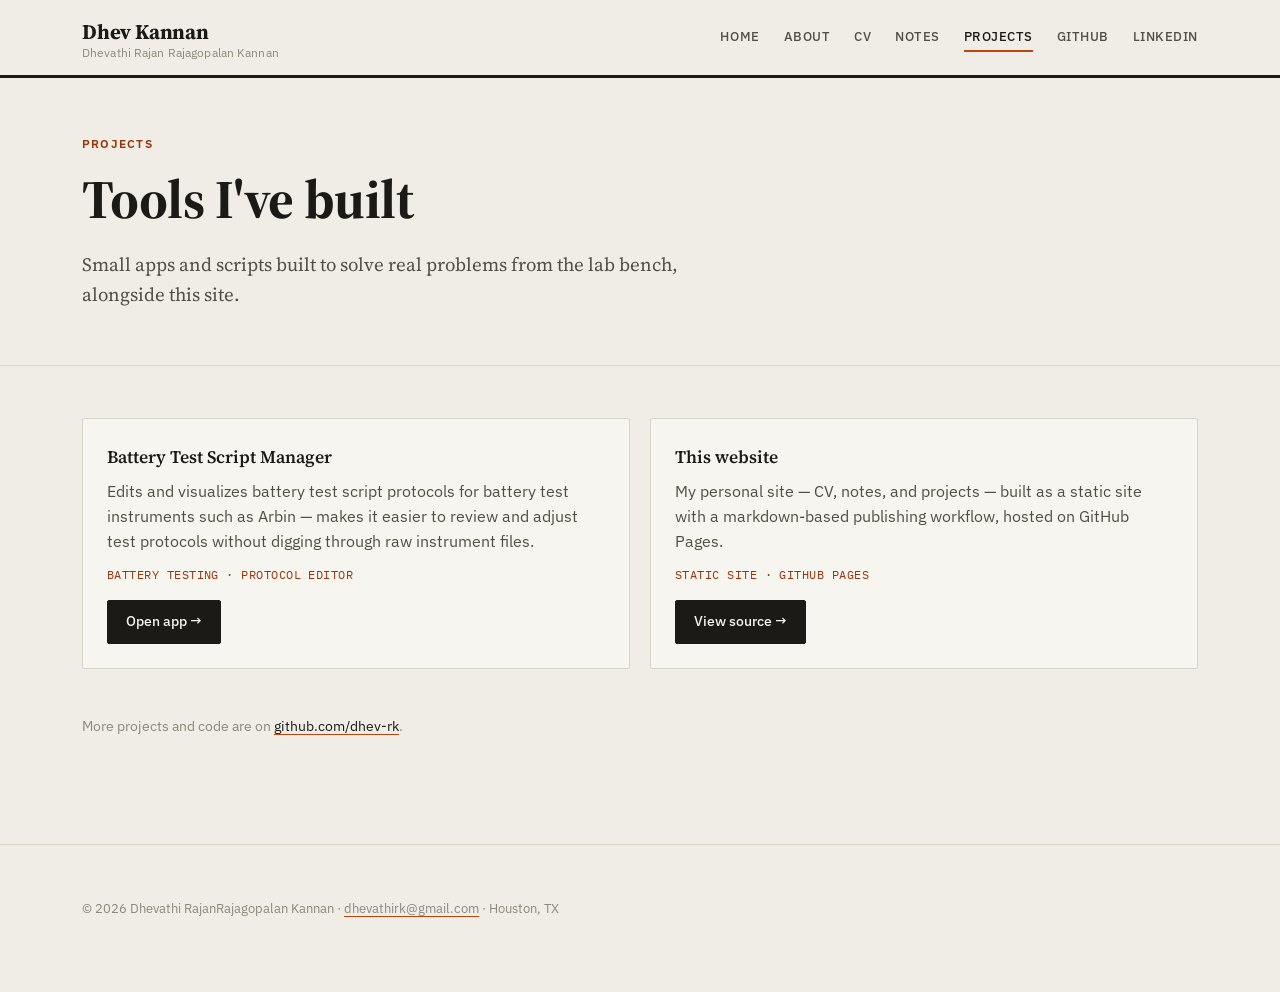
<file: projects(1).html>
<!DOCTYPE html>
<html lang="en">
<head>
<meta charset="UTF-8">
<meta name="viewport" content="width=device-width, initial-scale=1.0">
<title>Projects — Dhevathi Rajagopalan Kannan</title>
<meta name="description" content="Projects and tools built by Dhevathi Rajagopalan Kannan.">
<link rel="stylesheet" href="css/style.css">
</head>
<body>

<nav class="nav">
  <div class="wrap">
    <a href="index.html" class="nav-brand"><span class="brand-short">Dhev Kannan</span><span class="brand-full">Dhevathi Rajan Rajagopalan Kannan</span></a>
    <div class="nav-links" id="nav-links">
      <a href="index.html">Home</a>
      <a href="about.html">About</a>
      <a href="cv.html">CV</a>
      <a href="blog.html">Notes</a>
      <a href="projects.html" class="active">Projects</a>
      <a href="https://github.com/dhev-rk" target="_blank" rel="noopener">GitHub</a>
      <a href="https://www.linkedin.com/in/dhevathirajan/" target="_blank" rel="noopener">LinkedIn</a>
    </div>
    <button class="nav-toggle" id="nav-toggle" aria-label="Toggle menu"><span></span></button>
  </div>
</nav>

<header class="hero" style="padding-bottom:32px;">
  <div class="wrap">
    <p class="eyebrow">Projects</p>
    <h1 style="max-width:none;">Tools I've built</h1>
    <p class="lede">Small apps and scripts built to solve real problems from the lab bench, alongside this site.</p>
  </div>
</header>

<section class="block">
  <div class="wrap">
    <div class="grid">

      <div class="card">
        <h3>Battery Test Script Manager</h3>
        <p>Edits and visualizes battery test script protocols for battery test instruments such as Arbin — makes it easier to review and adjust test protocols without digging through raw instrument files.</p>
        <p class="tags">battery testing · protocol editor</p>
        <div class="hero-links" style="margin-top:16px;">
          <a class="btn primary" href="https://battery-test-script-manager.netlify.app/" target="_blank" rel="noopener">Open app →</a>
        </div>
      </div>

      <div class="card">
        <h3>This website</h3>
        <p>My personal site — CV, notes, and projects — built as a static site with a markdown-based publishing workflow, hosted on GitHub Pages.</p>
        <p class="tags">static site · github pages</p>
        <div class="hero-links" style="margin-top:16px;">
          <a class="btn primary" href="https://github.com/dhev-rk/dhev-rk.github.io" target="_blank" rel="noopener">View source →</a>
        </div>
      </div>

    </div>

    <p class="state-msg" style="padding-top:32px;">
      More projects and code are on
      <a href="https://github.com/dhev-rk" target="_blank" rel="noopener">github.com/dhev-rk</a>.
    </p>
  </div>
</section>

<footer>
  <div class="wrap">
    <p>© <span id="year"></span> Dhevathi RajanRajagopalan Kannan · <a href="mailto:dhevathirk@gmail.com">dhevathirk@gmail.com</a> · Houston, TX</p>
  </div>
</footer>

<script>document.getElementById('year').textContent = new Date().getFullYear();</script>
<script src="js/nav.js"></script>
</body>
</html>
</file>
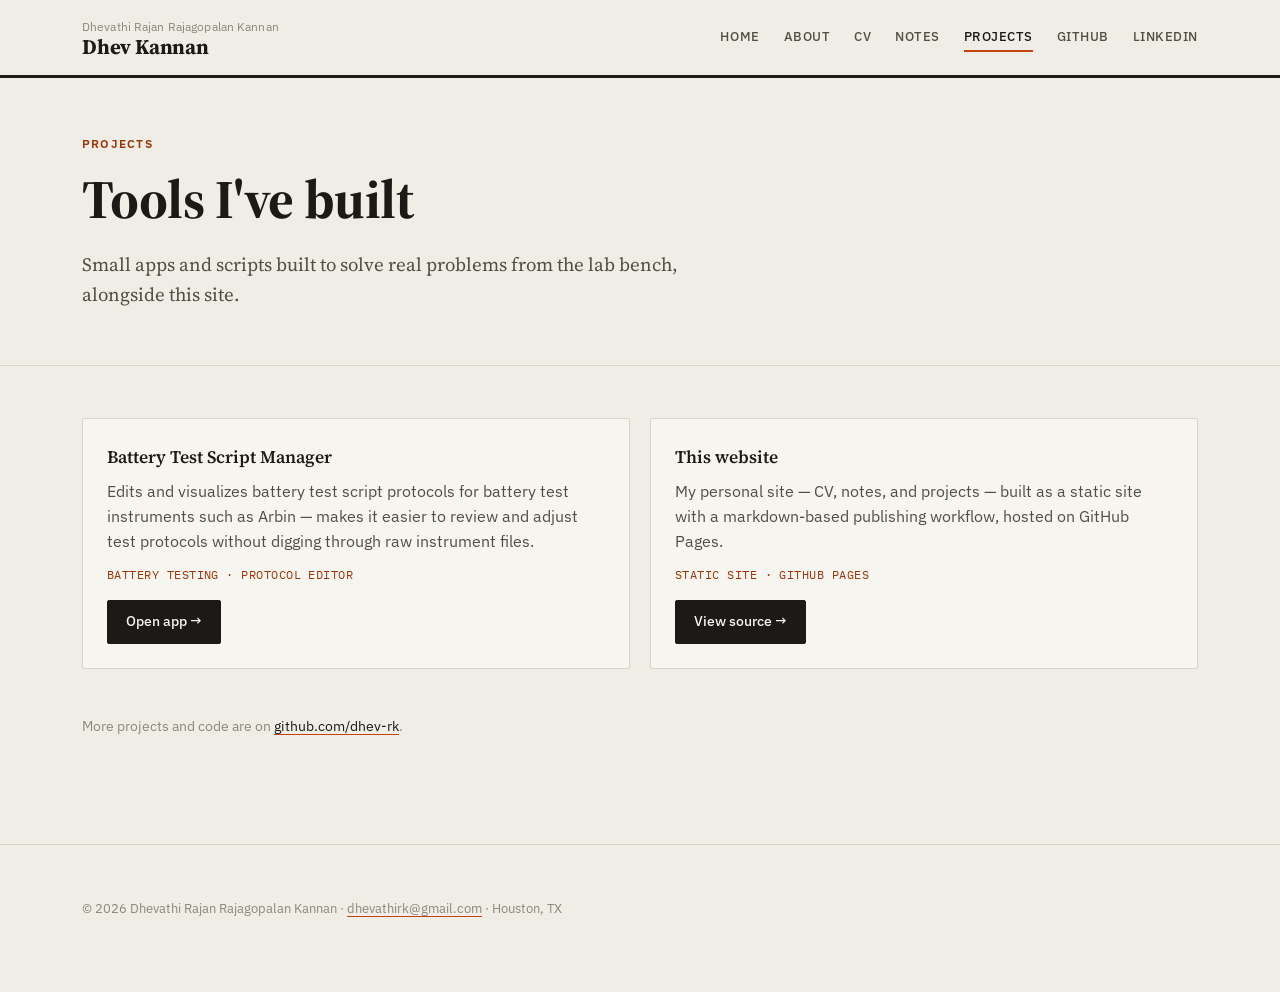
<file: projects.html>
<!DOCTYPE html>
<html lang="en">
<head>
<meta charset="UTF-8">
<meta name="viewport" content="width=device-width, initial-scale=1.0">
<title>Projects — Dhevathi Rajagopalan Kannan</title>
<meta name="description" content="Projects and tools built by Dhevathi Rajagopalan Kannan.">
<link rel="stylesheet" href="css/style.css">
</head>
<body>

<nav class="nav">
  <div class="wrap">
    <a href="index.html" class="nav-brand"><span class="brand-full">Dhevathi Rajan Rajagopalan Kannan</span><span class="brand-short">Dhev Kannan</span></a>
    <div class="nav-links" id="nav-links">
      <a href="index.html">Home</a>
      <a href="about.html">About</a>
      <a href="cv.html">CV</a>
      <a href="blog.html">Notes</a>
      <a href="projects.html" class="active">Projects</a>
      <a href="https://github.com/dhev-rk" target="_blank" rel="noopener">GitHub</a>
      <a href="https://www.linkedin.com/in/dhevathirajan/" target="_blank" rel="noopener">LinkedIn</a>
    </div>
    <button class="nav-toggle" id="nav-toggle" aria-label="Toggle menu"><span></span></button>
  </div>
</nav>

<header class="hero" style="padding-bottom:32px;">
  <div class="wrap">
    <p class="eyebrow">Projects</p>
    <h1 style="max-width:none;">Tools I've built</h1>
    <p class="lede">Small apps and scripts built to solve real problems from the lab bench, alongside this site.</p>
  </div>
</header>

<section class="block">
  <div class="wrap">
    <div class="grid">

      <div class="card">
        <h3>Battery Test Script Manager</h3>
        <p>Edits and visualizes battery test script protocols for battery test instruments such as Arbin — makes it easier to review and adjust test protocols without digging through raw instrument files.</p>
        <p class="tags">battery testing · protocol editor</p>
        <div class="hero-links" style="margin-top:16px;">
          <a class="btn primary" href="https://battery-test-script-manager.netlify.app/" target="_blank" rel="noopener">Open app →</a>
        </div>
      </div>

      <div class="card">
        <h3>This website</h3>
        <p>My personal site — CV, notes, and projects — built as a static site with a markdown-based publishing workflow, hosted on GitHub Pages.</p>
        <p class="tags">static site · github pages</p>
        <div class="hero-links" style="margin-top:16px;">
          <a class="btn primary" href="https://github.com/dhev-rk/dhev-rk.github.io" target="_blank" rel="noopener">View source →</a>
        </div>
      </div>

    </div>

    <p class="state-msg" style="padding-top:32px;">
      More projects and code are on
      <a href="https://github.com/dhev-rk" target="_blank" rel="noopener">github.com/dhev-rk</a>.
    </p>
  </div>
</section>

<footer>
  <div class="wrap">
    <p>© <span id="year"></span> Dhevathi Rajan Rajagopalan Kannan · <a href="mailto:dhevathirk@gmail.com">dhevathirk@gmail.com</a> · Houston, TX</p>
  </div>
</footer>

<script>document.getElementById('year').textContent = new Date().getFullYear();</script>
<script src="js/nav.js"></script>
</body>
</html>
</file>
<file: css/style.css>
/* ============================================================
   Dhevathi Rajagopalan Kannan — personal site
   Design v2: editorial / research-magazine look
   Palette: warm paper, near-black ink, rust accent
   ============================================================ */

@import url('https://fonts.googleapis.com/css2?family=Source+Serif+4:ital,opsz,wght@0,8..60,400;0,8..60,500;0,8..60,600;0,8..60,700;1,8..60,400&family=IBM+Plex+Sans:wght@400;500;600&family=IBM+Plex+Mono:wght@400;500&display=swap');

:root {
  --bg: #EFEDE6;
  --surface: #F7F5EF;
  --ink: #1B1A17;
  --ink-soft: #514E45;
  --ink-faint: #8C887C;
  --line: #DAD5C8;
  --accent: #C1440E;
  --accent-dark: #9A3509;
  --accent-teal: #3A6B63;
  --radius: 2px;
  --max: 1180px;
  --measure: 780px;
  --font-display: 'Source Serif 4', Georgia, serif;
  --font-body: 'Source Serif 4', Georgia, serif;
  --font-ui: 'IBM Plex Sans', sans-serif;
  --font-mono: 'IBM Plex Mono', monospace;
}

* { box-sizing: border-box; }
html { scroll-behavior: smooth; }

body {
  margin: 0;
  background: var(--bg);
  color: var(--ink);
  font-family: var(--font-body);
  font-size: 18px;
  line-height: 1.6;
  -webkit-font-smoothing: antialiased;
}

a { color: var(--ink); text-decoration: underline; text-decoration-color: var(--accent); text-underline-offset: 3px; text-decoration-thickness: 1px; }
a:hover { color: var(--accent-dark); }
a.quiet { text-decoration: none; }
a.quiet:hover { text-decoration: underline; text-decoration-color: var(--accent); }

:focus-visible { outline: 2px solid var(--accent); outline-offset: 2px; }

.wrap { max-width: var(--max); margin: 0 auto; padding: 0 32px; }
.wrap-narrow { max-width: var(--measure); margin: 0 auto; padding: 0 32px; }

/* ---------- Masthead ---------- */
.nav { border-bottom: 3px solid var(--ink); background: var(--bg); position: sticky; top: 0; z-index: 30; }
.nav .wrap { display: flex; align-items: center; justify-content: space-between; padding-top: 20px; padding-bottom: 16px; gap: 16px; }
.nav-brand { display: flex; flex-direction: column; gap: 2px; font-family: var(--font-display); color: var(--ink); text-decoration: none; flex-shrink: 1; min-width: 0; line-height: 1.15; }
.brand-short { font-weight: 700; font-size: 1.3rem; letter-spacing: -0.01em; white-space: nowrap; }
.brand-full { font-weight: 400; font-size: 0.72rem; color: var(--ink-faint); font-family: var(--font-ui); letter-spacing: 0.01em; white-space: nowrap; }
@media (max-width: 560px) {
  .brand-full { display: none; }
}
.nav-links { display: flex; gap: 24px; font-family: var(--font-ui); font-size: 0.8rem; font-weight: 500; letter-spacing: 0.04em; text-transform: uppercase; flex-wrap: wrap; }
.nav-links a { color: var(--ink-soft); text-decoration: none; padding-bottom: 3px; border-bottom: 2px solid transparent; white-space: nowrap; }
.nav-links a:hover, .nav-links a.active { color: var(--ink); border-bottom-color: var(--accent); }

/* Hamburger toggle for nav — shown only on narrow screens */
.nav-toggle {
  display: none;
  background: none;
  border: 1px solid var(--ink);
  border-radius: var(--radius);
  width: 40px;
  height: 36px;
  cursor: pointer;
  flex-shrink: 0;
  padding: 0;
  position: relative;
}
.nav-toggle span,
.nav-toggle span::before,
.nav-toggle span::after {
  content: '';
  position: absolute;
  left: 9px;
  right: 9px;
  height: 2px;
  background: var(--ink);
  transition: transform 0.2s ease, opacity 0.2s ease;
}
.nav-toggle span { top: 17px; }
.nav-toggle span::before { top: -7px; }
.nav-toggle span::after { top: 7px; }
.nav-toggle.open span { background: transparent; }
.nav-toggle.open span::before { top: 0; transform: rotate(45deg); }
.nav-toggle.open span::after { top: 0; transform: rotate(-45deg); }

@media (max-width: 800px) {
  .nav-toggle { display: block; }
  .nav-links {
    display: none;
    position: fixed;
    top: 0; left: 0; right: 0; bottom: 0;
    background: var(--bg);
    flex-direction: column;
    align-items: flex-start;
    justify-content: flex-start;
    gap: 0;
    padding: 90px 32px 32px;
    font-size: 1.3rem;
    z-index: 25;
    overflow-y: auto;
  }
  .nav-links.open { display: flex; }
  .nav-links a {
    width: 100%;
    padding: 16px 0;
    border-bottom: 1px solid var(--line);
  }
  .nav-links a.active { border-bottom: 1px solid var(--line); border-left: 3px solid var(--accent); padding-left: 12px; }
}

.rail-toggle { display: none; font-family: var(--font-ui); background: none; border: 1px solid var(--ink); border-radius: var(--radius); padding: 6px 10px; cursor: pointer; font-size: 1rem; }
@media (max-width: 900px) { .rail-toggle { display: inline-block; } }

/* ---------- Signature bar ---------- */
.chargebar { display: flex; gap: 3px; height: 8px; margin: 18px 0 0; max-width: 260px; }
.chargebar .cell { flex: 1; background: var(--line); }
.chargebar .cell.filled { background: var(--accent); }

/* ---------- Hero ---------- */
.hero { padding: 56px 0 44px; border-bottom: 1px solid var(--line); }
.hero-flex { display: flex; align-items: center; justify-content: space-between; gap: 48px; }
.hero-text { flex: 1; min-width: 0; }
.hero-photo { width: 168px; height: 168px; object-fit: cover; border-radius: 50%; border: 1px solid var(--line); flex-shrink: 0; }

.eyebrow { font-family: var(--font-ui); font-size: 0.78rem; color: var(--accent-dark); text-transform: uppercase; letter-spacing: 0.1em; font-weight: 600; margin: 0 0 16px; }
.hero h1 { font-family: var(--font-display); font-weight: 700; font-size: clamp(2.3rem, 4.6vw, 3.4rem); line-height: 1.08; letter-spacing: -0.01em; margin: 0 0 20px; max-width: 17ch; }
.hero p.lede { font-size: 1.18rem; color: var(--ink-soft); max-width: 62ch; margin: 0 0 24px; }
.hero-meta { display: flex; flex-wrap: wrap; gap: 8px 20px; font-family: var(--font-ui); font-size: 0.85rem; color: var(--ink-soft); }
.hero-links { margin-top: 26px; display: flex; flex-wrap: wrap; gap: 12px; font-family: var(--font-ui); }
.btn { font-family: var(--font-ui); font-size: 0.85rem; font-weight: 500; padding: 10px 18px; border: 1px solid var(--ink); border-radius: var(--radius); color: var(--ink); text-decoration: none; }
.btn:hover { background: var(--ink); color: var(--surface); }
.btn.primary { background: var(--ink); color: var(--surface); }
.btn.primary:hover { background: var(--accent-dark); border-color: var(--accent-dark); }

@media (max-width: 720px) {
  .hero-flex { flex-direction: column-reverse; align-items: flex-start; }
  .hero-photo { width: 110px; height: 110px; }
}

/* ---------- Sections ---------- */
section.block { padding: 52px 0; border-bottom: 1px solid var(--line); }
section.block:last-of-type { border-bottom: none; }
.block-head { display: flex; align-items: baseline; justify-content: space-between; margin-bottom: 30px; gap: 16px; flex-wrap: wrap; }
.block-head h2 { font-family: var(--font-display); font-weight: 700; font-size: 1.6rem; letter-spacing: -0.01em; margin: 0; }
.block-head .see-all { font-family: var(--font-ui); font-size: 0.82rem; font-weight: 500; }
.block-lede { font-family: var(--font-ui); color: var(--ink-soft); font-size: 0.95rem; max-width: 62ch; margin: -18px 0 28px; }

/* ---------- Cards / grids ---------- */
.grid { display: grid; grid-template-columns: repeat(2, 1fr); gap: 20px; }
@media (max-width: 640px) { .grid { grid-template-columns: 1fr; } }
.card { background: var(--surface); border: 1px solid var(--line); border-radius: var(--radius); padding: 24px; }
.card h3 { font-family: var(--font-display); font-weight: 600; font-size: 1.1rem; margin: 0 0 8px; }
.card p { color: var(--ink-soft); font-size: 0.97rem; margin: 0 0 12px; font-family: var(--font-ui); }
.card .tags { font-family: var(--font-mono); font-size: 0.72rem; color: var(--accent-dark); text-transform: uppercase; letter-spacing: 0.04em; }

/* ---------- Timeline ---------- */
.timeline { margin-top: 6px; }
.tl-item { display: grid; grid-template-columns: 150px 1fr; gap: 20px; padding: 22px 0; border-top: 1px solid var(--line); }
.tl-item:first-child { border-top: none; }
.tl-date { font-family: var(--font-ui); font-size: 0.8rem; color: var(--ink-faint); padding-top: 2px; }
.tl-role { font-family: var(--font-display); font-weight: 600; font-size: 1.08rem; margin: 0 0 3px; }
.tl-org { color: var(--accent-dark); font-family: var(--font-ui); font-size: 0.9rem; margin: 0 0 8px; }
.tl-desc { color: var(--ink-soft); font-family: var(--font-ui); font-size: 0.93rem; margin: 0; }
.tl-desc ul { margin: 8px 0 0; padding-left: 18px; }
.tl-desc li { margin-bottom: 4px; }
@media (max-width: 640px) { .tl-item { grid-template-columns: 1fr; gap: 4px; } }

/* ---------- Publications ---------- */
.pub-list { list-style: none; margin: 0; padding: 0; }
.pub-item { padding: 18px 0; border-top: 1px solid var(--line); }
.pub-item:first-child { border-top: none; }
.pub-title { font-family: var(--font-display); font-weight: 600; font-size: 1.02rem; }
.pub-meta { font-family: var(--font-ui); font-size: 0.78rem; color: var(--ink-faint); margin-top: 4px; }

/* ---------- Blog list ---------- */
.post-list { list-style: none; margin: 0; padding: 0; }
.post-item { padding: 22px 0; border-top: 1px solid var(--line); display: grid; grid-template-columns: 120px 1fr; gap: 20px; }
.post-item:first-child { border-top: none; }
.post-date { font-family: var(--font-ui); font-size: 0.8rem; color: var(--ink-faint); padding-top: 3px; }
.post-item h3 { font-family: var(--font-display); font-weight: 600; margin: 0 0 6px; font-size: 1.25rem; }
.post-item h3 a { text-decoration: none; }
.post-item h3 a:hover { text-decoration: underline; text-decoration-color: var(--accent); }
.post-item p { color: var(--ink-soft); margin: 0; font-family: var(--font-ui); font-size: 0.95rem; }
.post-tags { font-family: var(--font-mono); font-size: 0.7rem; color: var(--accent-dark); margin-top: 8px; text-transform: uppercase; letter-spacing: 0.04em; }
@media (max-width: 640px) { .post-item { grid-template-columns: 1fr; } }

/* ---------- Single post: sidebar + article ---------- */
.post-layout { display: grid; grid-template-columns: 220px 1fr; gap: 56px; align-items: start; padding: 44px 0 70px; }
@media (max-width: 900px) {
  .post-layout { grid-template-columns: 1fr; }
  .post-rail { display: none; position: static; border: 1px solid var(--line); padding: 20px; margin-bottom: 8px; background: var(--surface); }
  .post-rail.open { display: block; }
}
.post-rail { position: sticky; top: 90px; }
.rail-label { font-family: var(--font-ui); font-size: 0.72rem; letter-spacing: 0.08em; text-transform: uppercase; color: var(--ink-faint); margin: 0 0 12px; }
.rail-section { margin-bottom: 32px; }
.share-icons { display: flex; gap: 14px; }
.share-icons a { color: var(--ink-soft); text-decoration: none; font-family: var(--font-ui); font-size: 0.82rem; border: 1px solid var(--line); border-radius: 50%; width: 34px; height: 34px; display: flex; align-items: center; justify-content: center; }
.share-icons a:hover { border-color: var(--accent); color: var(--accent-dark); }
.rail-tags { display: flex; flex-wrap: wrap; gap: 8px; }
.rail-tag { font-family: var(--font-mono); font-size: 0.72rem; text-transform: uppercase; letter-spacing: 0.03em; border: 1px solid var(--line); padding: 4px 9px; border-radius: 20px; color: var(--ink-soft); }
.rail-related { list-style: none; margin: 0; padding: 0; }
.rail-related li { margin-bottom: 12px; font-family: var(--font-ui); font-size: 0.88rem; }
.rail-related a { text-decoration: none; }
.rail-related a:hover { text-decoration: underline; text-decoration-color: var(--accent); }

.post-header .eyebrow { margin-bottom: 14px; }
.post-header h1 { font-family: var(--font-display); font-weight: 700; font-size: clamp(1.9rem, 3.6vw, 2.6rem); letter-spacing: -0.01em; margin: 0 0 14px; max-width: 22ch; }
.post-dateline { font-family: var(--font-ui); font-size: 0.85rem; color: var(--ink-faint); }

.post-body { font-size: 1.12rem; max-width: var(--measure); }
.post-body h2 { font-family: var(--font-display); font-weight: 600; margin-top: 2em; font-size: 1.5rem; }
.post-body h3 { font-family: var(--font-display); font-weight: 600; margin-top: 1.6em; font-size: 1.2rem; }
.post-body p { color: var(--ink-soft); }
.post-body pre { background: var(--ink); color: #F1EEE4; padding: 18px; border-radius: var(--radius); overflow-x: auto; font-family: var(--font-mono); font-size: 0.85rem; }
.post-body code { font-family: var(--font-mono); background: var(--line); padding: 2px 5px; border-radius: 2px; font-size: 0.85em; }
.post-body pre code { background: none; padding: 0; }
.post-body blockquote { border-left: 3px solid var(--accent); margin: 1.5em 0; padding-left: 20px; color: var(--ink-soft); font-style: italic; }
.post-body img { max-width: 100%; border-radius: var(--radius); }
.post-body a { text-decoration-thickness: 1px; }
.post-body table { width: 100%; border-collapse: collapse; margin: 1.6em 0; font-family: var(--font-ui); font-size: 0.92rem; }
.post-body th, .post-body td { text-align: left; padding: 10px 14px; border-bottom: 1px solid var(--line); }
.post-body th { font-weight: 600; color: var(--ink); border-bottom: 2px solid var(--ink); }
.post-body td { color: var(--ink-soft); }
.post-body tr:nth-child(even) td { background: var(--surface); }
.post-body figcaption, .post-body em { color: var(--ink-faint); font-size: 0.88em; }

.references { margin-top: 48px; padding-top: 28px; border-top: 1px solid var(--line); max-width: var(--measure); }
.references h2 { font-family: var(--font-display); font-size: 1.15rem; margin: 0 0 16px; }
.references ol { padding-left: 20px; font-family: var(--font-ui); font-size: 0.9rem; color: var(--ink-soft); }
.references li { margin-bottom: 10px; }

/* ---------- CV page ---------- */
.skills-grid { display: grid; grid-template-columns: repeat(3, 1fr); gap: 14px; }
@media (max-width: 640px) { .skills-grid { grid-template-columns: 1fr 1fr; } }
.skill-chip { font-family: var(--font-ui); font-size: 0.82rem; border: 1px solid var(--line); border-radius: var(--radius); padding: 8px 12px; background: var(--surface); }

/* ---------- About page ---------- */
.about-grid { display: grid; grid-template-columns: 1fr 1fr; gap: 20px; }
@media (max-width: 640px) { .about-grid { grid-template-columns: 1fr; } }
.list-plain { list-style: none; margin: 0; padding: 0; }
.list-plain li { padding: 14px 0; border-top: 1px solid var(--line); font-family: var(--font-ui); font-size: 0.96rem; color: var(--ink-soft); }
.list-plain li:first-child { border-top: none; }
.list-plain a { color: var(--ink); }
.list-plain .item-meta { display: block; font-size: 0.8rem; color: var(--ink-faint); margin-top: 3px; font-family: var(--font-mono); }
.placeholder-note { font-family: var(--font-ui); font-size: 0.82rem; color: var(--accent-dark); background: #F3E5DB; border: 1px dashed var(--accent); border-radius: var(--radius); padding: 10px 14px; margin-bottom: 16px; }

/* ---------- Footer ---------- */
footer { padding: 40px 0 60px; font-family: var(--font-ui); font-size: 0.82rem; color: var(--ink-faint); border-top: 1px solid var(--line); margin-top: 20px; }
footer a { color: var(--ink-faint); }

/* ---------- Utility ---------- */
.state-msg { font-family: var(--font-ui); font-size: 0.88rem; color: var(--ink-faint); padding: 20px 0; }
</file>
